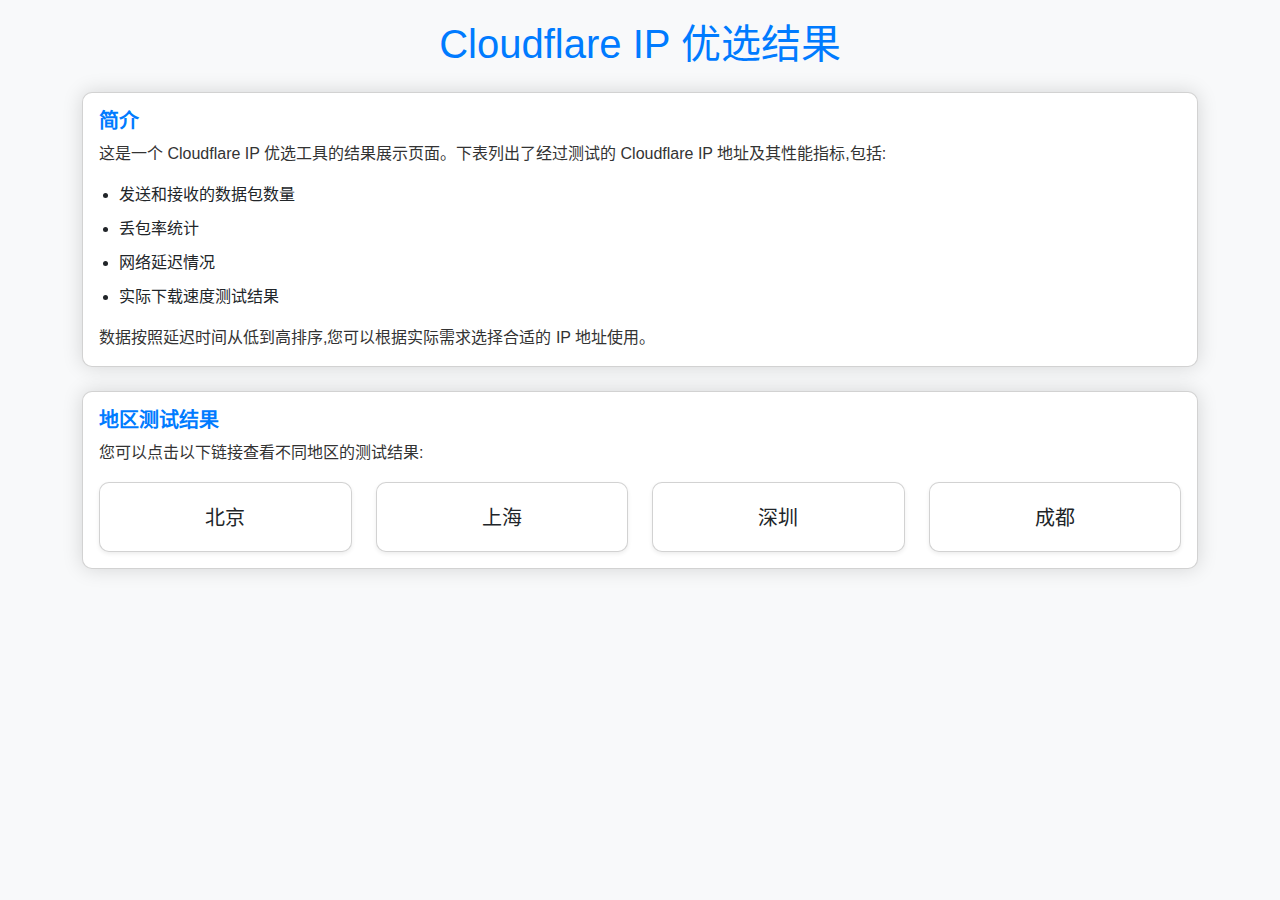
<file: index.html>
<!DOCTYPE html>
<html lang="zh-CN">

<head>
    <meta charset="UTF-8">
    <meta name="viewport" content="width=device-width, initial-scale=1.0">
    <title>Cloudflare IP 优选</title>
    <meta name="description" content="Cloudflare IP 优选工具，提供最佳的 Cloudflare IP 地址选择，提升网络性能。">
    <meta name="keywords" content="Cloudflare, IP 优选, 网络性能, CDN, Cloudflare IP, 最佳 IP, 提升速度">
    <link rel="canonical" href="https://cloudflare-ip.cdtools.click">
    <meta property="og:title" content="Cloudflare IP 优选">
    <meta property="og:description" content="使用 Cloudflare IP 优选工具，找到最佳的 IP 地址，提升您的网络性能。">
    <meta property="og:url" content="https://cloudflare-ip.cdtools.click">
    <meta property="og:type" content="website">
    <meta property="og:image" content="https://cloudflare-ip.cdtools.click/og-image.jpg">
    <meta name="robots" content="index, follow">
    <!-- Bootstrap CSS -->
    <link href="https://cdn.jsdelivr.net/npm/bootstrap@5.1.3/dist/css/bootstrap.min.css" rel="stylesheet">
    <script charset="UTF-8" id="LA_COLLECT" src="//sdk.51.la/js-sdk-pro.min.js"></script>
    <script>
        LA.init({ id: "3KHNju0NS6KdmK8g", ck: "3KHNju0NS6KdmK8g" });
    </script>
    <script async src="https://pagead2.googlesyndication.com/pagead/js/adsbygoogle.js?client=ca-pub-3594081485685271" crossorigin="anonymous"></script>
    <script>
        var _hmt = _hmt || [];
        (function () {
            var hm = document.createElement("script");
            hm.src = "https://hm.baidu.com/hm.js?7fdd626d87b4c2ab5afee04e5fcd0b9d";
            var s = document.getElementsByTagName("script")[0];
            s.parentNode.insertBefore(hm, s);
        })();
    </script>
    <script async src="https://pagead2.googlesyndication.com/pagead/js/adsbygoogle.js?client=ca-pub-3594081485685271" crossorigin="anonymous"></script>

    <style>
        body {
            background-color: #f8f9fa;
            padding: 20px;
            font-family: 'Segoe UI', Tahoma, Geneva, Verdana, sans-serif;
        }

        .card {
            box-shadow: 0 0 20px rgba(0, 0, 0, 0.15);
            border-radius: 10px;
            overflow: hidden;
        }

        .card-title {
            font-weight: bold;
            color: #007bff;
        }

        .card-text {
            line-height: 1.6;
            color: #333;
        }

        ul {
            padding-left: 20px;
        }

        ul li {
            margin-bottom: 10px;
        }

        a {
            color: #007bff;
            text-decoration: none;
        }

        a:hover {
            text-decoration: underline;
        }
    </style>
</head>

<body>
    <div class="container">
        <h1 class="text-center mb-4" style="color: #007bff;">Cloudflare IP 优选结果</h1>
        <div class="card mb-4">
            <div class="card-body">
                <h5 class="card-title">简介</h5>
                <p class="card-text">
                    这是一个 Cloudflare IP 优选工具的结果展示页面。下表列出了经过测试的 Cloudflare IP 地址及其性能指标,包括:
                </p>
                <ul>
                    <li>发送和接收的数据包数量</li>
                    <li>丢包率统计</li>
                    <li>网络延迟情况</li>
                    <li>实际下载速度测试结果</li>
                </ul>
                <p class="card-text">
                    数据按照延迟时间从低到高排序,您可以根据实际需求选择合适的 IP 地址使用。
                </p>

            </div>
        </div>
        <div class="card">
            <div class="card-body">
                <h5 class="card-title">地区测试结果</h5>
                <p class="card-text">
                    您可以点击以下链接查看不同地区的测试结果:
                </p>
                <div class="row g-4">
                    <div class="col-md-3">
                        <div class="card h-100 shadow-sm transition">
                            <div class="card-body text-center">
                                <i class="fas fa-map-marker-alt mb-3" style="font-size: 24px; color: #007bff;"></i>
                                <a href="beijing.html" class="stretched-link h5 mb-0">北京</a>
                            </div>
                        </div>
                    </div>
                    <div class="col-md-3">
                        <div class="card h-100 shadow-sm transition">
                            <div class="card-body text-center">
                                <i class="fas fa-map-marker-alt mb-3" style="font-size: 24px; color: #007bff;"></i>
                                <a href="shanghai.html" class="stretched-link h5 mb-0">上海</a>
                            </div>
                        </div>
                    </div>
                    <div class="col-md-3">
                        <div class="card h-100 shadow-sm transition">
                            <div class="card-body text-center">
                                <i class="fas fa-map-marker-alt mb-3" style="font-size: 24px; color: #007bff;"></i>
                                <a href="shenzhen.html" class="stretched-link h5 mb-0">深圳</a>
                            </div>
                        </div>
                    </div>
                    <div class="col-md-3">
                        <div class="card h-100 shadow-sm transition">
                            <div class="card-body text-center">
                                <i class="fas fa-map-marker-alt mb-3" style="font-size: 24px; color: #007bff;"></i>
                                <a href="chengdu.html" class="stretched-link h5 mb-0">成都</a>
                            </div>
                        </div>
                    </div>
                </div>
            </div>
        </div>
    </div>

</body>

</html>
</file>
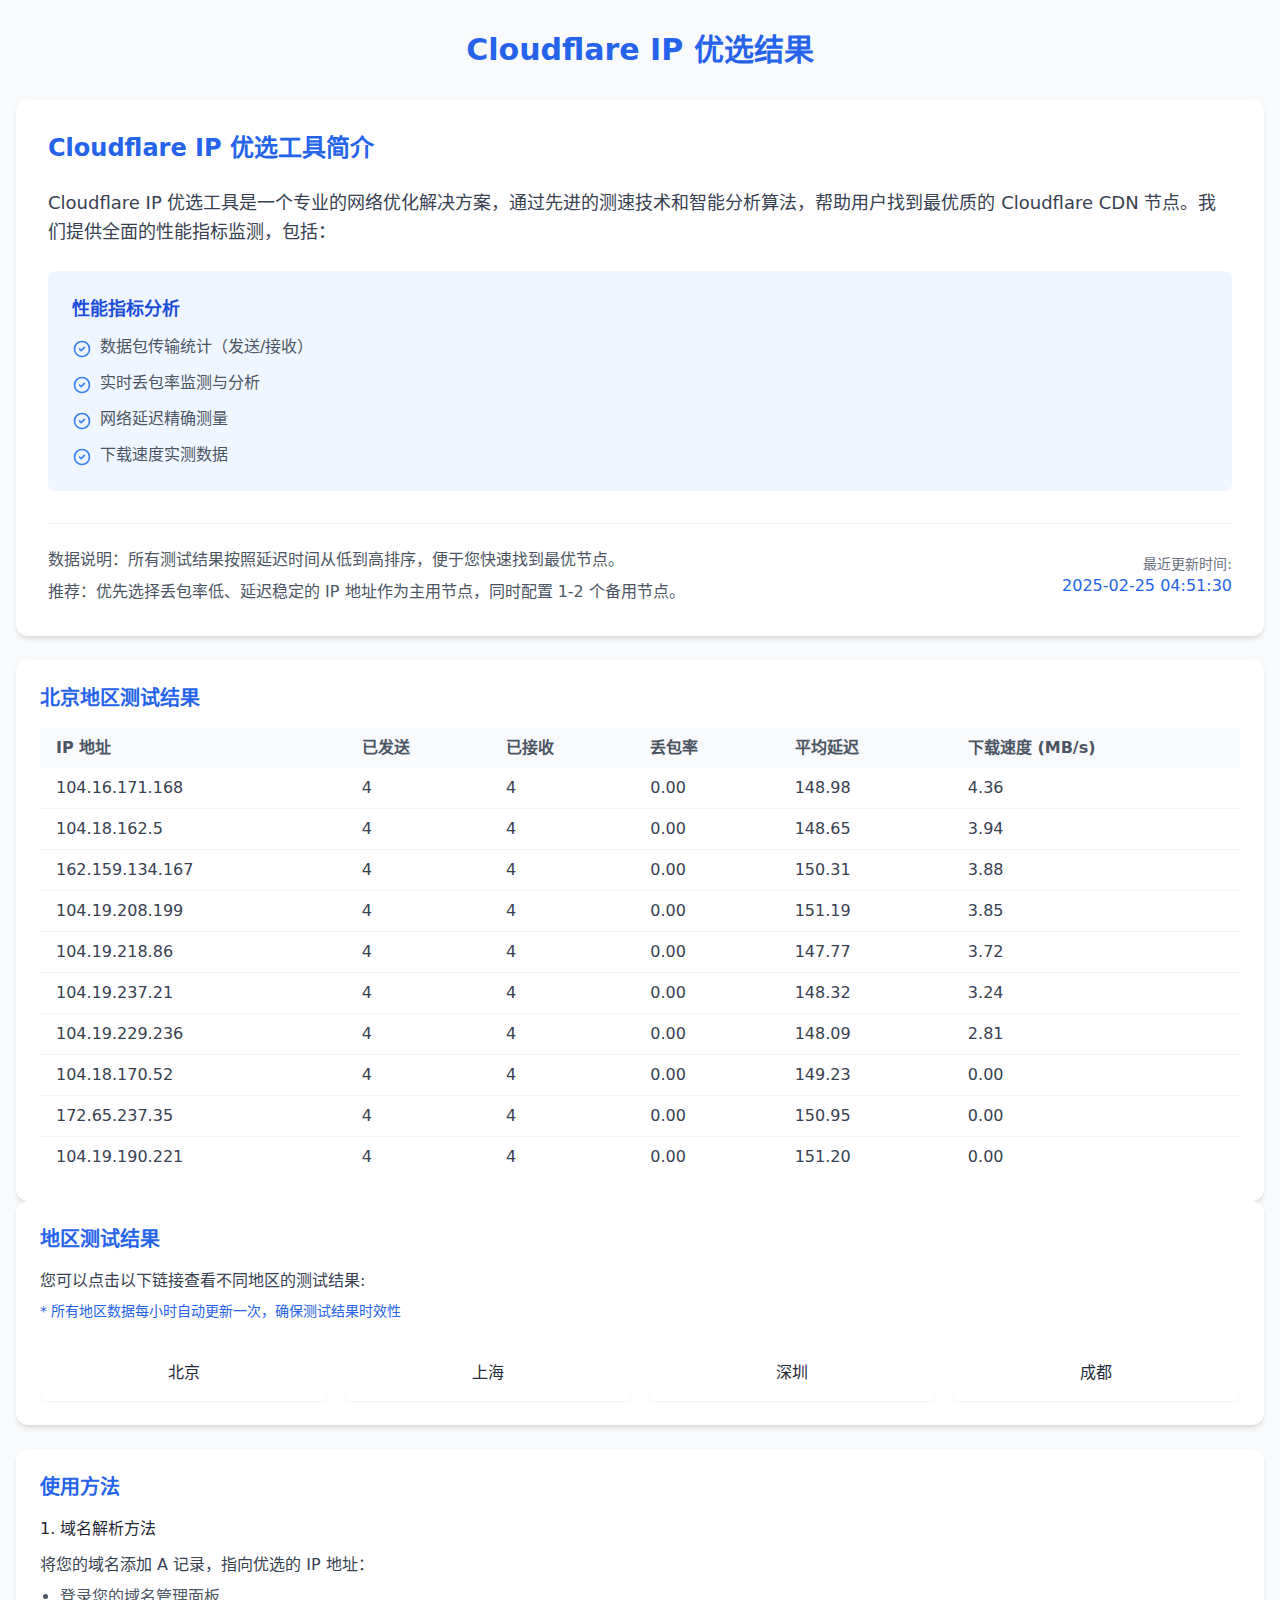
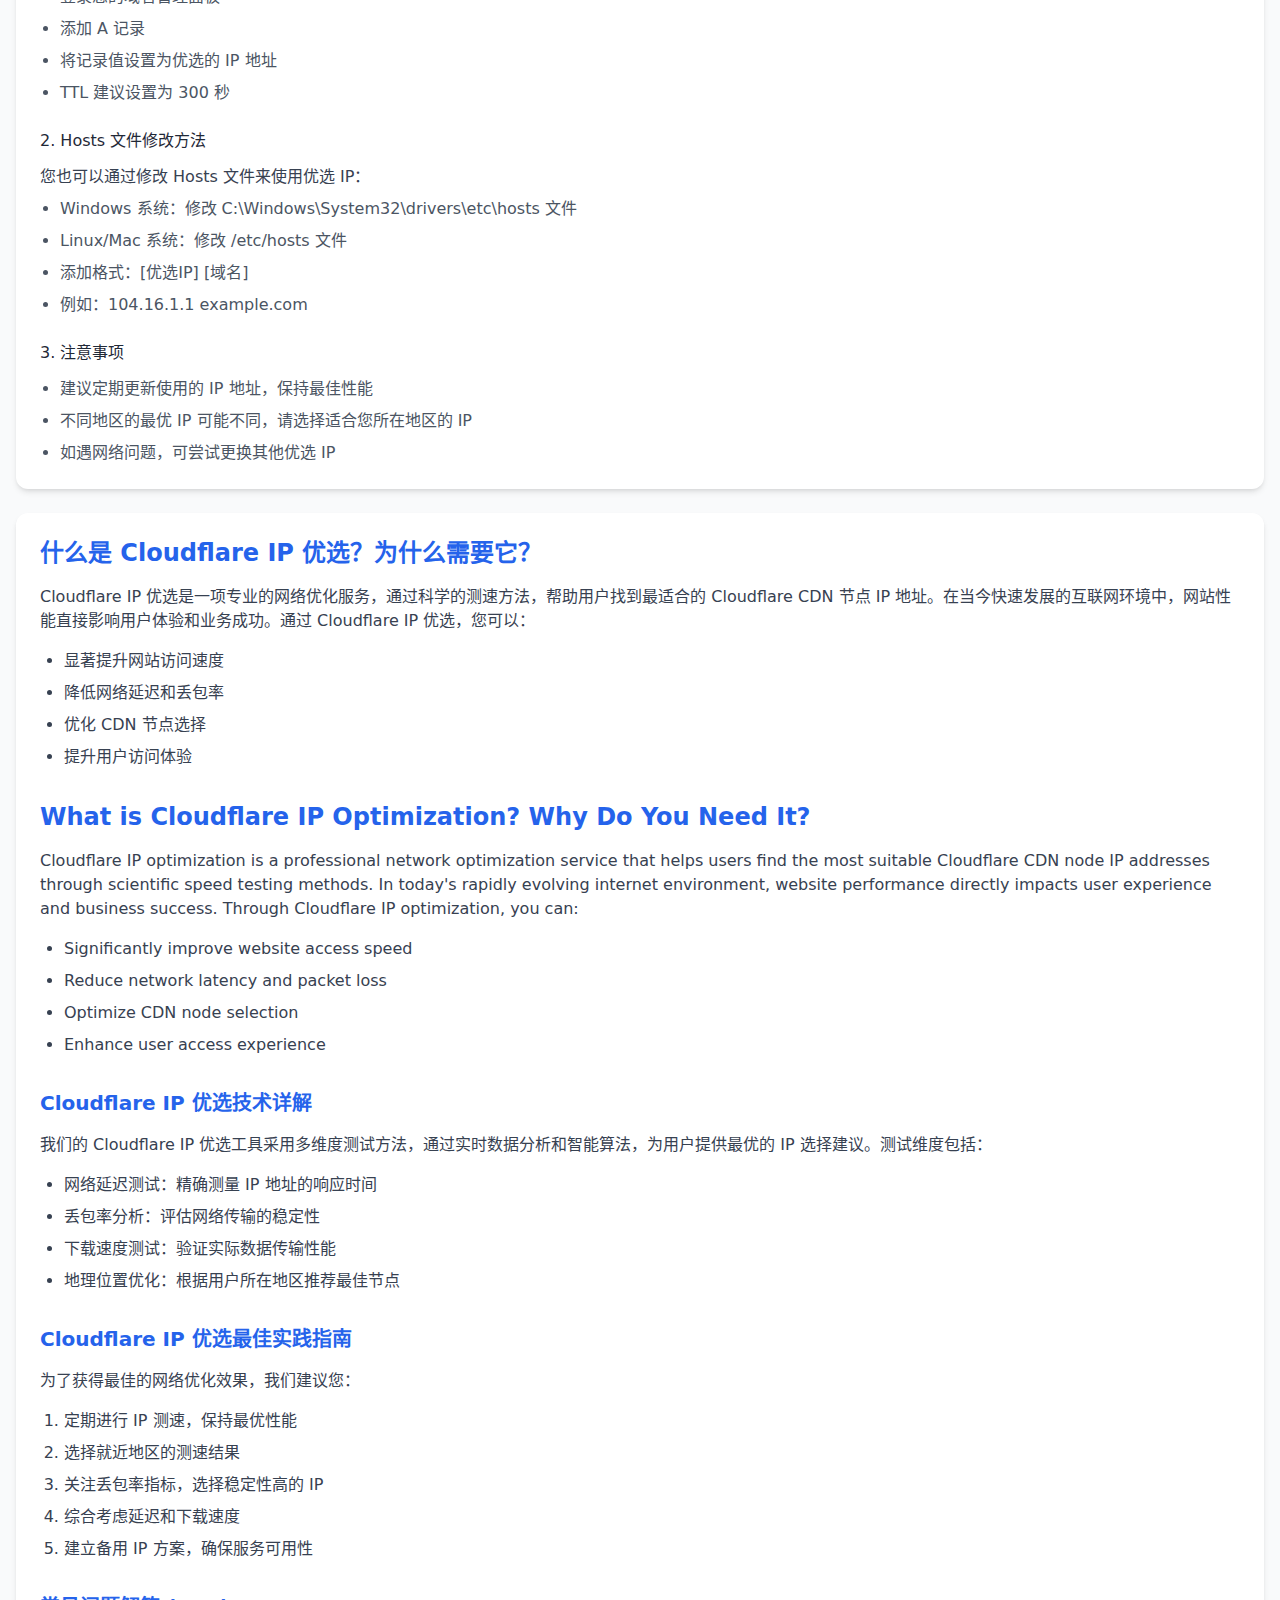
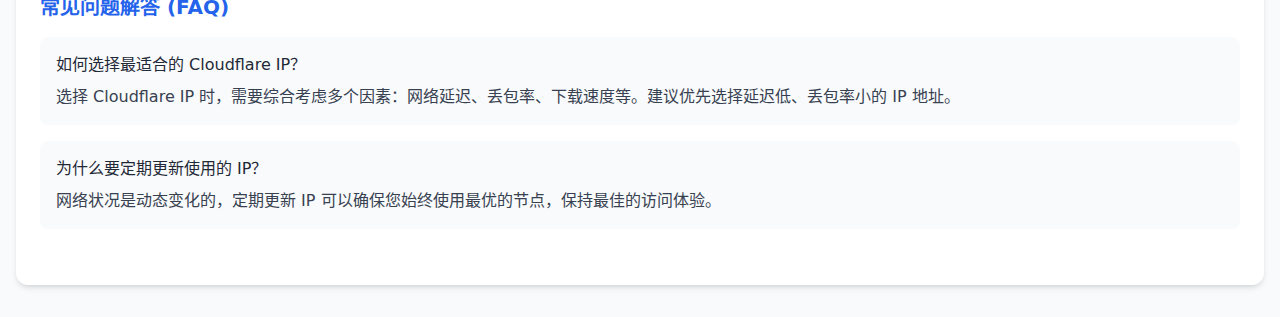
<file: beijing.html>
<!DOCTYPE html>
<html lang="zh-CN">
  <head>
    <meta charset="UTF-8" />
    <meta name="viewport" content="width=device-width, initial-scale=1.0" />
    <title>Cloudflare IP 优选</title>
    <meta name="description" content="Cloudflare IP 优选工具 - 提供全方位的 Cloudflare CDN IP 地址测速与优化服务。支持北京、上海、深圳、成都等多地区 IP 测速，帮助您找到最快的 Cloudflare IP，优化网站访问速度。| Cloudflare IP Optimization Tool - Comprehensive Cloudflare CDN IP address speed testing and optimization service. Supporting multi-regional IP speed testing in Beijing, Shanghai, Shenzhen, Chengdu, etc., helping you find the fastest Cloudflare IPs to optimize website access speed." />
    <meta name="keywords" content="Cloudflare IP优选, Cloudflare优化, CDN加速, IP测速, 网络优化, 丢包率检测, 延迟测试, 下载速度测试, 网站性能优化, Cloudflare节点选择, Cloudflare IP optimization, CDN acceleration, IP speed test, network optimization, packet loss detection, latency test, download speed test, website performance, Cloudflare node selection" />
    <link rel="canonical" href="https://cf-ip.cdtools.click" />
    <meta property="og:title" content="Cloudflare IP 优选工具 - 多地区CDN优化解决方案 | Cloudflare IP Optimization - Multi-Regional CDN Solution" />
    <meta property="og:description" content="专业的 Cloudflare IP 优选工具，提供实时性能监测和优化建议，助力提升您的网站访问速度。Professional Cloudflare IP optimization tool offering real-time performance monitoring and optimization suggestions to boost your website access speed." />
    <meta property="og:url" content="https://cf-ip.cdtools.click" />
    <meta property="og:type" content="website" />
    <meta property="og:image" content="https://cf-ip.cdtools.click/og.png" />
    <meta name="robots" content="index, follow" />

    <link rel="stylesheet" href="windi.css" />

    <!-- 增强的元标签 -->
    <meta name="description" content="Cloudflare IP 优选工具 - 提供全方位的 Cloudflare CDN IP 地址测速与优化服务。支持北京、上海、深圳、成都等多地区 IP 测速，帮助您找到最快的 Cloudflare IP，优化网站访问速度。| Cloudflare IP Optimization Tool - Comprehensive Cloudflare CDN IP address speed testing and optimization service. Supporting multi-regional IP speed testing in Beijing, Shanghai, Shenzhen, Chengdu, etc., helping you find the fastest Cloudflare IPs to optimize website access speed." />
    <meta name="keywords" content="Cloudflare IP优选, Cloudflare优化, CDN加速, IP测速, 网络优化, 丢包率检测, 延迟测试, 下载速度测试, 网站性能优化, Cloudflare节点选择, Cloudflare IP optimization, CDN acceleration, IP speed test, network optimization, packet loss detection, latency test, download speed test, website performance, Cloudflare node selection" />

    <!-- 社交媒体优化标签 -->
    <meta property="og:title" content="Cloudflare IP 优选工具 - 多地区CDN优化解决方案 | Cloudflare IP Optimization - Multi-Regional CDN Solution" />
    <meta property="og:description" content="专业的 Cloudflare IP 优选工具，提供实时性能监测和优化建议，助力提升您的网站访问速度。Professional Cloudflare IP optimization tool offering real-time performance monitoring and optimization suggestions to boost your website access speed." />

    <!-- 结构化数据 -->
    <script type="application/ld+json">
      {
        "@context": "https://schema.org",
        "@type": "WebApplication",
        "name": "Cloudflare IP 优选工具",
        "description": "专业的 Cloudflare IP 地址优选服务，提供多地区测速、性能分析和优化建议",
        "applicationCategory": "网络工具",
        "operatingSystem": "All",
        "offers": {
          "@type": "Offer",
          "price": "0",
          "priceCurrency": "CNY"
        }
      }
    </script>
  </head>

  <body class="bg-gray-50 py-8 font-sans">
    <div class="container mx-auto px-4">
      <h1 class="text-3xl font-bold text-blue-600 text-center mb-8">Cloudflare IP 优选结果</h1>

      <!-- 简介卡片优化 -->
      <div class="bg-white rounded-xl shadow-md mb-6 transition duration-300 hover:shadow-lg">
        <div class="p-8">
          <h2 class="text-2xl font-bold text-blue-600 mb-6">Cloudflare IP 优选工具简介</h2>

          <!-- 核心功能介绍 -->
          <div class="mb-8">
            <p class="text-gray-700 leading-relaxed mb-6 text-lg">Cloudflare IP 优选工具是一个专业的网络优化解决方案，通过先进的测速技术和智能分析算法，帮助用户找到最优质的 Cloudflare CDN 节点。我们提供全面的性能指标监测，包括：</p>
            <div class="bg-blue-50 p-6 rounded-lg">
              <h3 class="text-lg font-semibold text-blue-700 mb-3">性能指标分析</h3>
              <ul class="space-y-3 text-gray-600">
                <li class="flex items-start">
                  <svg class="w-5 h-5 text-blue-500 mr-2 mt-1" fill="none" stroke="currentColor" viewBox="0 0 24 24">
                    <path stroke-linecap="round" stroke-linejoin="round" stroke-width="2" d="M9 12l2 2 4-4m6 2a9 9 0 11-18 0 9 9 0 0118 0z"></path>
                  </svg>
                  <span>数据包传输统计（发送/接收）</span>
                </li>
                <li class="flex items-start">
                  <svg class="w-5 h-5 text-blue-500 mr-2 mt-1" fill="none" stroke="currentColor" viewBox="0 0 24 24">
                    <path stroke-linecap="round" stroke-linejoin="round" stroke-width="2" d="M9 12l2 2 4-4m6 2a9 9 0 11-18 0 9 9 0 0118 0z"></path>
                  </svg>
                  <span>实时丢包率监测与分析</span>
                </li>
                <li class="flex items-start">
                  <svg class="w-5 h-5 text-blue-500 mr-2 mt-1" fill="none" stroke="currentColor" viewBox="0 0 24 24">
                    <path stroke-linecap="round" stroke-linejoin="round" stroke-width="2" d="M9 12l2 2 4-4m6 2a9 9 0 11-18 0 9 9 0 0118 0z"></path>
                  </svg>
                  <span>网络延迟精确测量</span>
                </li>
                <li class="flex items-start">
                  <svg class="w-5 h-5 text-blue-500 mr-2 mt-1" fill="none" stroke="currentColor" viewBox="0 0 24 24">
                    <path stroke-linecap="round" stroke-linejoin="round" stroke-width="2" d="M9 12l2 2 4-4m6 2a9 9 0 11-18 0 9 9 0 0118 0z"></path>
                  </svg>
                  <span>下载速度实测数据</span>
                </li>
              </ul>
            </div>
          </div>

          <!-- 更新时间和数据说明 -->
          <div class="flex justify-between items-center mt-6 pt-6 border-t border-gray-100">
            <div class="text-gray-600">
              <p class="mb-2">数据说明：所有测试结果按照延迟时间从低到高排序，便于您快速找到最优节点。</p>
              <p>推荐：优先选择丢包率低、延迟稳定的 IP 地址作为主用节点，同时配置 1-2 个备用节点。</p>
            </div>
            <div class="text-right">
              <p class="text-sm text-gray-500">最近更新时间:</p>
              <p class="text-blue-600 font-medium" id="lastUpdate">2025-02-25 04:51:30</p>
            </div>
          </div>
        </div>
      </div>

      <!-- IP结果表格卡片 -->
      <div class="bg-white rounded-xl shadow-md">
        <div class="p-6">
          <h5 class="text-xl font-semibold text-blue-600 mb-4">北京地区测试结果</h5>
          <div class="overflow-x-auto">
            <table class="w-full">
              <thead class="bg-gray-50">
                <tr>
                  <th class="px-4 py-2 text-left text-gray-600">IP 地址</th>
                  <th class="px-4 py-2 text-left text-gray-600">已发送</th>
                  <th class="px-4 py-2 text-left text-gray-600">已接收</th>
                  <th class="px-4 py-2 text-left text-gray-600">丢包率</th>
                  <th class="px-4 py-2 text-left text-gray-600">平均延迟</th>
                  <th class="px-4 py-2 text-left text-gray-600">下载速度 (MB/s)</th>
                </tr>
              </thead>
              <tbody class="divide-y divide-gray-100">
                <tr class="hover:bg-gray-50">
                  <td class="px-4 py-2 text-gray-700">104.16.171.168</td>
                  <td class="px-4 py-2 text-gray-700">4</td>
                  <td class="px-4 py-2 text-gray-700">4</td>
                  <td class="px-4 py-2 text-gray-700">0.00</td>
                  <td class="px-4 py-2 text-gray-700">148.98</td>
                  <td class="px-4 py-2 text-gray-700">4.36</td>
                </tr>
                <tr class="hover:bg-gray-50">
                  <td class="px-4 py-2 text-gray-700">104.18.162.5</td>
                  <td class="px-4 py-2 text-gray-700">4</td>
                  <td class="px-4 py-2 text-gray-700">4</td>
                  <td class="px-4 py-2 text-gray-700">0.00</td>
                  <td class="px-4 py-2 text-gray-700">148.65</td>
                  <td class="px-4 py-2 text-gray-700">3.94</td>
                </tr>
                <tr class="hover:bg-gray-50">
                  <td class="px-4 py-2 text-gray-700">162.159.134.167</td>
                  <td class="px-4 py-2 text-gray-700">4</td>
                  <td class="px-4 py-2 text-gray-700">4</td>
                  <td class="px-4 py-2 text-gray-700">0.00</td>
                  <td class="px-4 py-2 text-gray-700">150.31</td>
                  <td class="px-4 py-2 text-gray-700">3.88</td>
                </tr>
                <tr class="hover:bg-gray-50">
                  <td class="px-4 py-2 text-gray-700">104.19.208.199</td>
                  <td class="px-4 py-2 text-gray-700">4</td>
                  <td class="px-4 py-2 text-gray-700">4</td>
                  <td class="px-4 py-2 text-gray-700">0.00</td>
                  <td class="px-4 py-2 text-gray-700">151.19</td>
                  <td class="px-4 py-2 text-gray-700">3.85</td>
                </tr>
                <tr class="hover:bg-gray-50">
                  <td class="px-4 py-2 text-gray-700">104.19.218.86</td>
                  <td class="px-4 py-2 text-gray-700">4</td>
                  <td class="px-4 py-2 text-gray-700">4</td>
                  <td class="px-4 py-2 text-gray-700">0.00</td>
                  <td class="px-4 py-2 text-gray-700">147.77</td>
                  <td class="px-4 py-2 text-gray-700">3.72</td>
                </tr>
                <tr class="hover:bg-gray-50">
                  <td class="px-4 py-2 text-gray-700">104.19.237.21</td>
                  <td class="px-4 py-2 text-gray-700">4</td>
                  <td class="px-4 py-2 text-gray-700">4</td>
                  <td class="px-4 py-2 text-gray-700">0.00</td>
                  <td class="px-4 py-2 text-gray-700">148.32</td>
                  <td class="px-4 py-2 text-gray-700">3.24</td>
                </tr>
                <tr class="hover:bg-gray-50">
                  <td class="px-4 py-2 text-gray-700">104.19.229.236</td>
                  <td class="px-4 py-2 text-gray-700">4</td>
                  <td class="px-4 py-2 text-gray-700">4</td>
                  <td class="px-4 py-2 text-gray-700">0.00</td>
                  <td class="px-4 py-2 text-gray-700">148.09</td>
                  <td class="px-4 py-2 text-gray-700">2.81</td>
                </tr>
                <tr class="hover:bg-gray-50">
                  <td class="px-4 py-2 text-gray-700">104.18.170.52</td>
                  <td class="px-4 py-2 text-gray-700">4</td>
                  <td class="px-4 py-2 text-gray-700">4</td>
                  <td class="px-4 py-2 text-gray-700">0.00</td>
                  <td class="px-4 py-2 text-gray-700">149.23</td>
                  <td class="px-4 py-2 text-gray-700">0.00</td>
                </tr>
                <tr class="hover:bg-gray-50">
                  <td class="px-4 py-2 text-gray-700">172.65.237.35</td>
                  <td class="px-4 py-2 text-gray-700">4</td>
                  <td class="px-4 py-2 text-gray-700">4</td>
                  <td class="px-4 py-2 text-gray-700">0.00</td>
                  <td class="px-4 py-2 text-gray-700">150.95</td>
                  <td class="px-4 py-2 text-gray-700">0.00</td>
                </tr>
                <tr class="hover:bg-gray-50">
                  <td class="px-4 py-2 text-gray-700">104.19.190.221</td>
                  <td class="px-4 py-2 text-gray-700">4</td>
                  <td class="px-4 py-2 text-gray-700">4</td>
                  <td class="px-4 py-2 text-gray-700">0.00</td>
                  <td class="px-4 py-2 text-gray-700">151.20</td>
                  <td class="px-4 py-2 text-gray-700">0.00</td>
                </tr>
              </tbody>
            </table>
          </div>
        </div>
      </div>

      <!-- 地区选择卡片 -->
      <div class="bg-white rounded-xl shadow-md p-6">
        <h5 class="text-xl font-semibold text-blue-600 mb-4">地区测试结果</h5>
        <div class="mb-6">
          <p class="text-gray-700 mb-2">您可以点击以下链接查看不同地区的测试结果:</p>
          <p class="text-sm text-blue-600">* 所有地区数据每小时自动更新一次，确保测试结果时效性</p>
        </div>
        <div class="grid grid-cols-1 md:grid-cols-4 gap-4">
          <div class="group bg-white rounded-lg shadow-sm hover:shadow-md transition duration-300">
            <div class="p-4 text-center relative">
              <i class="fas fa-map-marker-alt text-2xl text-blue-500 mb-3"></i>
              <a href="beijing.html" class="block text-gray-800 font-medium hover:text-blue-600 transition">北京</a>
            </div>
          </div>
          <div class="group bg-white rounded-lg shadow-sm hover:shadow-md transition duration-300">
            <div class="p-4 text-center relative">
              <i class="fas fa-map-marker-alt text-2xl text-blue-500 mb-3"></i>
              <a href="shanghai.html" class="block text-gray-800 font-medium hover:text-blue-600 transition">上海</a>
            </div>
          </div>
          <div class="group bg-white rounded-lg shadow-sm hover:shadow-md transition duration-300">
            <div class="p-4 text-center relative">
              <i class="fas fa-map-marker-alt text-2xl text-blue-500 mb-3"></i>
              <a href="shenzhen.html" class="block text-gray-800 font-medium hover:text-blue-600 transition">深圳</a>
            </div>
          </div>
          <div class="group bg-white rounded-lg shadow-sm hover:shadow-md transition duration-300">
            <div class="p-4 text-center relative">
              <i class="fas fa-map-marker-alt text-2xl text-blue-500 mb-3"></i>
              <a href="chengdu.html" class="block text-gray-800 font-medium hover:text-blue-600 transition">成都</a>
            </div>
          </div>
        </div>
      </div>

      <!-- 使用方法卡片 -->
      <div class="bg-white rounded-xl shadow-md mt-6 p-6">
        <h5 class="text-xl font-semibold text-blue-600 mb-4">使用方法</h5>
        <div class="space-y-6">
          <div>
            <h6 class="font-medium text-gray-800 mb-3">1. 域名解析方法</h6>
            <p class="text-gray-700 mb-2">将您的域名添加 A 记录，指向优选的 IP 地址：</p>
            <ul class="space-y-2 text-gray-600 list-disc pl-5">
              <li>登录您的域名管理面板</li>
              <li>添加 A 记录</li>
              <li>将记录值设置为优选的 IP 地址</li>
              <li>TTL 建议设置为 300 秒</li>
            </ul>
          </div>
          <div>
            <h6 class="font-medium text-gray-800 mb-3">2. Hosts 文件修改方法</h6>
            <p class="text-gray-700 mb-2">您也可以通过修改 Hosts 文件来使用优选 IP：</p>
            <ul class="space-y-2 text-gray-600 list-disc pl-5">
              <li>Windows 系统：修改 C:\Windows\System32\drivers\etc\hosts 文件</li>
              <li>Linux/Mac 系统：修改 /etc/hosts 文件</li>
              <li>添加格式：[优选IP] [域名]</li>
              <li>例如：104.16.1.1 example.com</li>
            </ul>
          </div>
          <div>
            <h6 class="font-medium text-gray-800 mb-3">3. 注意事项</h6>
            <ul class="space-y-2 text-gray-600 list-disc pl-5">
              <li>建议定期更新使用的 IP 地址，保持最佳性能</li>
              <li>不同地区的最优 IP 可能不同，请选择适合您所在地区的 IP</li>
              <li>如遇网络问题，可尝试更换其他优选 IP</li>
            </ul>
          </div>
        </div>
      </div>

      <!-- SEO 优化内容区域 -->
      <div class="bg-white rounded-xl shadow-md mt-6 p-6">
        <div class="mb-8">
          <h2 class="text-2xl font-semibold text-blue-600 mb-4">什么是 Cloudflare IP 优选？为什么需要它？</h2>
          <div class="text-gray-700 space-y-4">
            <p>Cloudflare IP 优选是一项专业的网络优化服务，通过科学的测速方法，帮助用户找到最适合的 Cloudflare CDN 节点 IP 地址。在当今快速发展的互联网环境中，网站性能直接影响用户体验和业务成功。通过 Cloudflare IP 优选，您可以：</p>
            <ul class="list-disc pl-6 space-y-2">
              <li>显著提升网站访问速度</li>
              <li>降低网络延迟和丢包率</li>
              <li>优化 CDN 节点选择</li>
              <li>提升用户访问体验</li>
            </ul>
          </div>
        </div>

        <div class="mb-8">
          <h2 class="text-2xl font-semibold text-blue-600 mb-4">What is Cloudflare IP Optimization? Why Do You Need It?</h2>
          <div class="text-gray-700 space-y-4">
            <p>Cloudflare IP optimization is a professional network optimization service that helps users find the most suitable Cloudflare CDN node IP addresses through scientific speed testing methods. In today's rapidly evolving internet environment, website performance directly impacts user experience and business success. Through Cloudflare IP optimization, you can:</p>
            <ul class="list-disc pl-6 space-y-2">
              <li>Significantly improve website access speed</li>
              <li>Reduce network latency and packet loss</li>
              <li>Optimize CDN node selection</li>
              <li>Enhance user access experience</li>
            </ul>
          </div>
        </div>

        <!-- 技术详解区域 -->
        <div class="mb-8">
          <h3 class="text-xl font-semibold text-blue-600 mb-4">Cloudflare IP 优选技术详解</h3>
          <div class="text-gray-700 space-y-4">
            <p>我们的 Cloudflare IP 优选工具采用多维度测试方法，通过实时数据分析和智能算法，为用户提供最优的 IP 选择建议。测试维度包括：</p>
            <ul class="list-disc pl-6 space-y-2">
              <li>网络延迟测试：精确测量 IP 地址的响应时间</li>
              <li>丢包率分析：评估网络传输的稳定性</li>
              <li>下载速度测试：验证实际数据传输性能</li>
              <li>地理位置优化：根据用户所在地区推荐最佳节点</li>
            </ul>
          </div>
        </div>

        <!-- 最佳实践指南 -->
        <div class="mb-8">
          <h3 class="text-xl font-semibold text-blue-600 mb-4">Cloudflare IP 优选最佳实践指南</h3>
          <div class="text-gray-700 space-y-4">
            <p>为了获得最佳的网络优化效果，我们建议您：</p>
            <ol class="list-decimal pl-6 space-y-2">
              <li>定期进行 IP 测速，保持最优性能</li>
              <li>选择就近地区的测速结果</li>
              <li>关注丢包率指标，选择稳定性高的 IP</li>
              <li>综合考虑延迟和下载速度</li>
              <li>建立备用 IP 方案，确保服务可用性</li>
            </ol>
          </div>
        </div>

        <!-- 常见问题解答 -->
        <div class="mb-8">
          <h3 class="text-xl font-semibold text-blue-600 mb-4">常见问题解答 (FAQ)</h3>
          <div class="space-y-4">
            <div class="bg-gray-50 p-4 rounded-lg">
              <h4 class="font-medium text-gray-800 mb-2">如何选择最适合的 Cloudflare IP？</h4>
              <p class="text-gray-700">选择 Cloudflare IP 时，需要综合考虑多个因素：网络延迟、丢包率、下载速度等。建议优先选择延迟低、丢包率小的 IP 地址。</p>
            </div>
            <div class="bg-gray-50 p-4 rounded-lg">
              <h4 class="font-medium text-gray-800 mb-2">为什么要定期更新使用的 IP？</h4>
              <p class="text-gray-700">网络状况是动态变化的，定期更新 IP 可以确保您始终使用最优的节点，保持最佳的访问体验。</p>
            </div>
          </div>
        </div>
      </div>
    </div>
    <script src="https://link.cdtools.click/link.js"></script>
  </body>
</html>
</file>
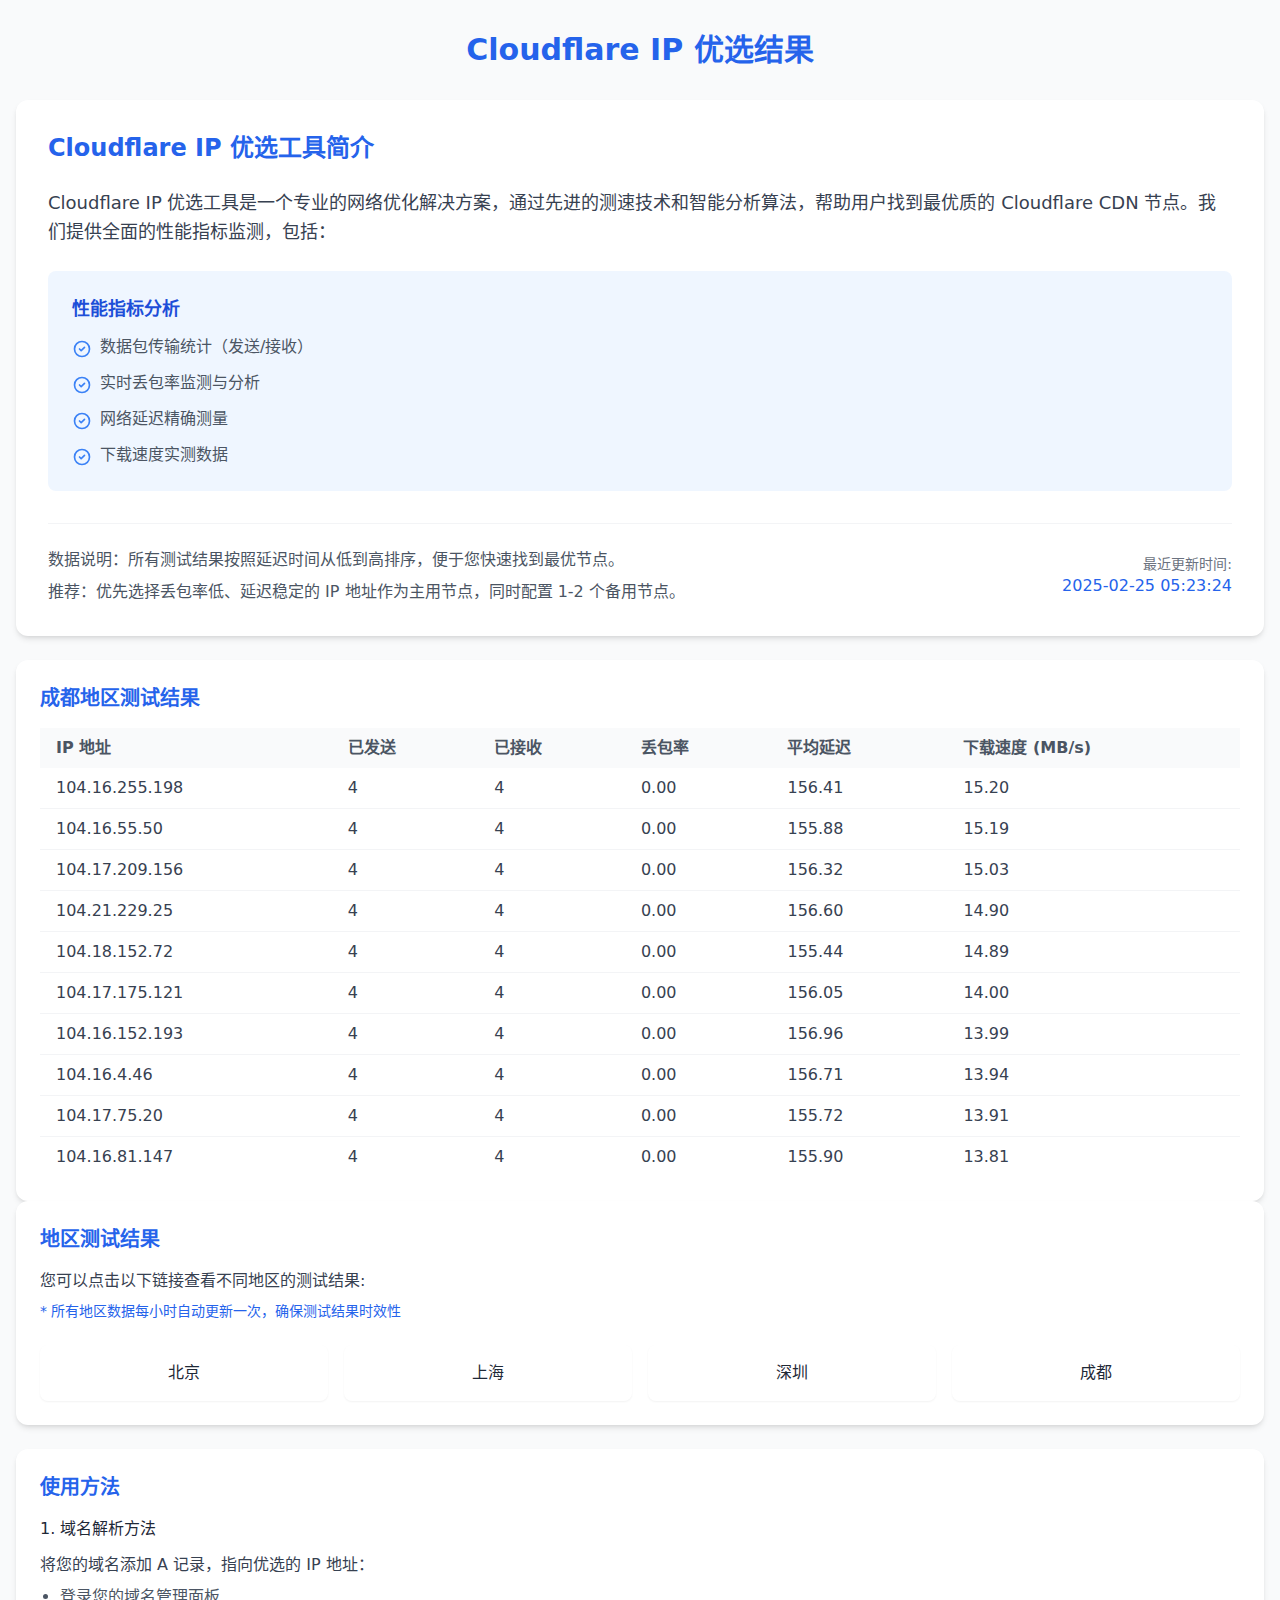
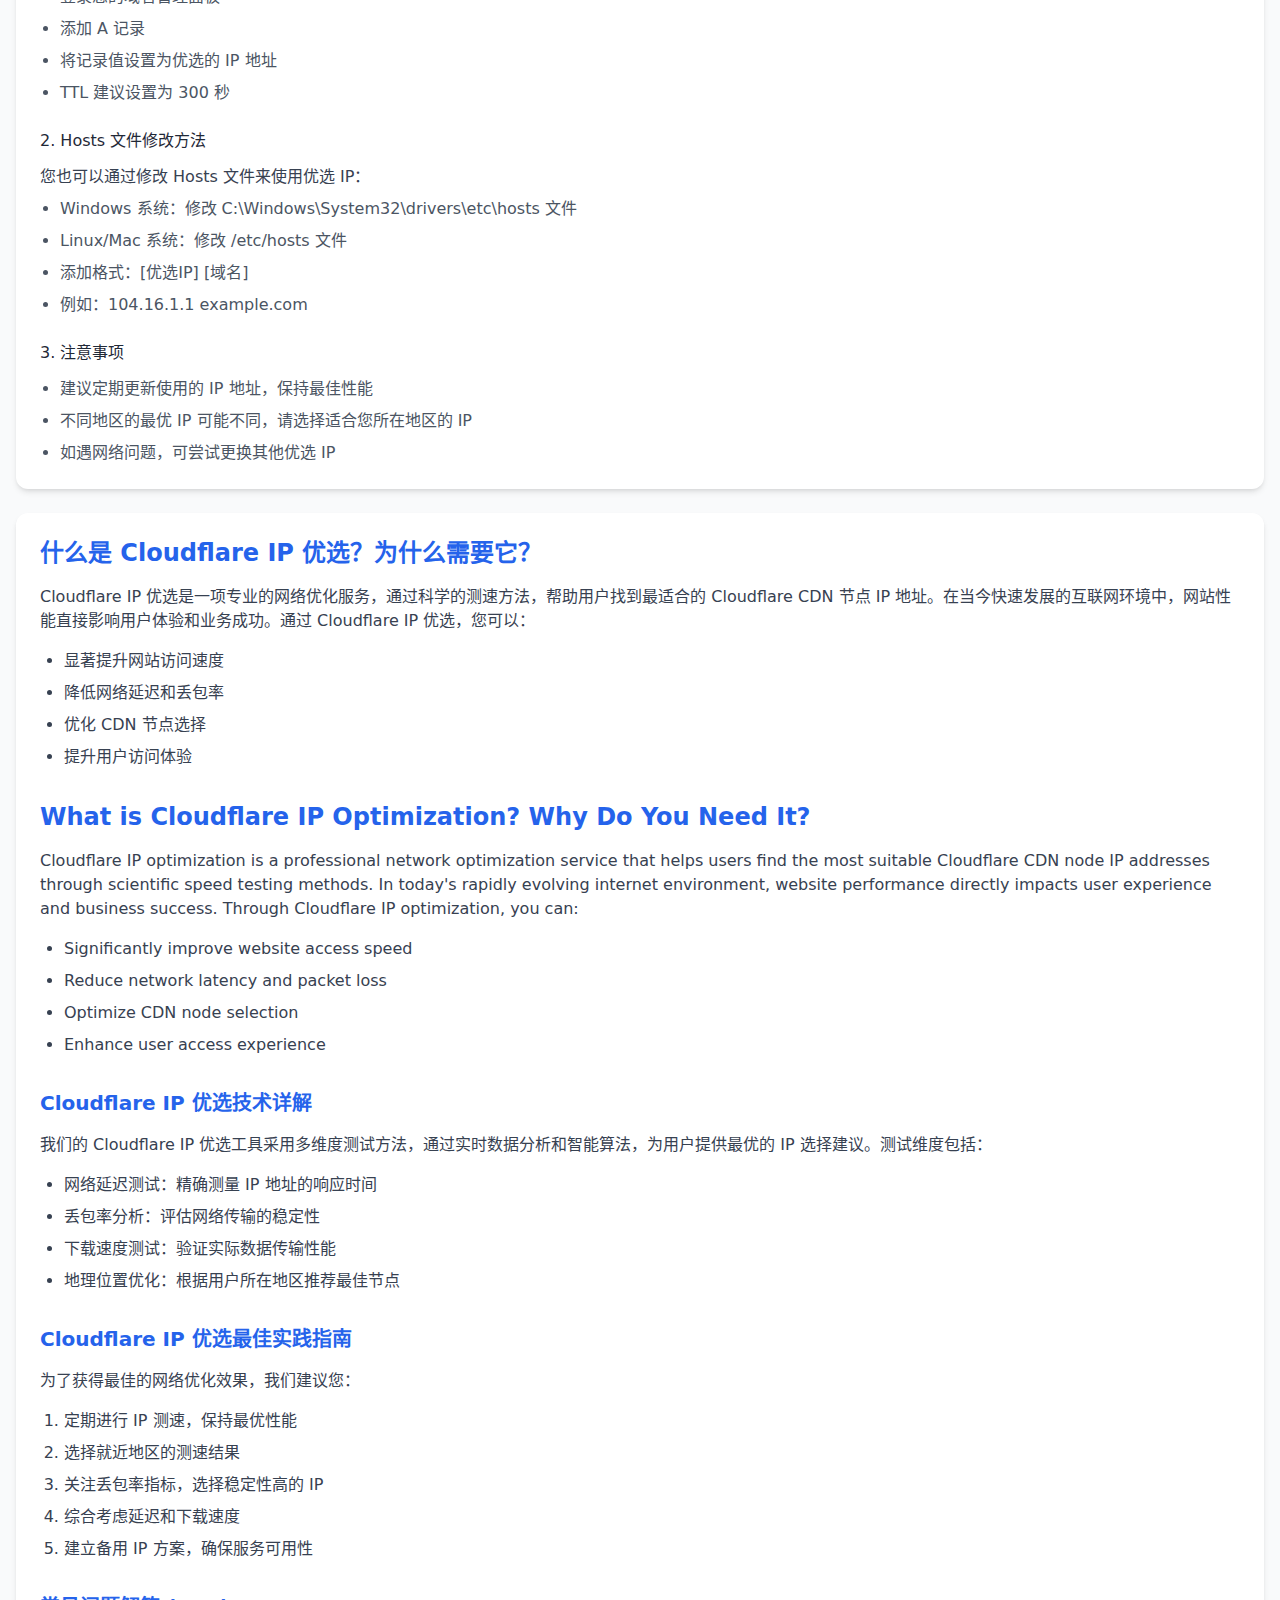
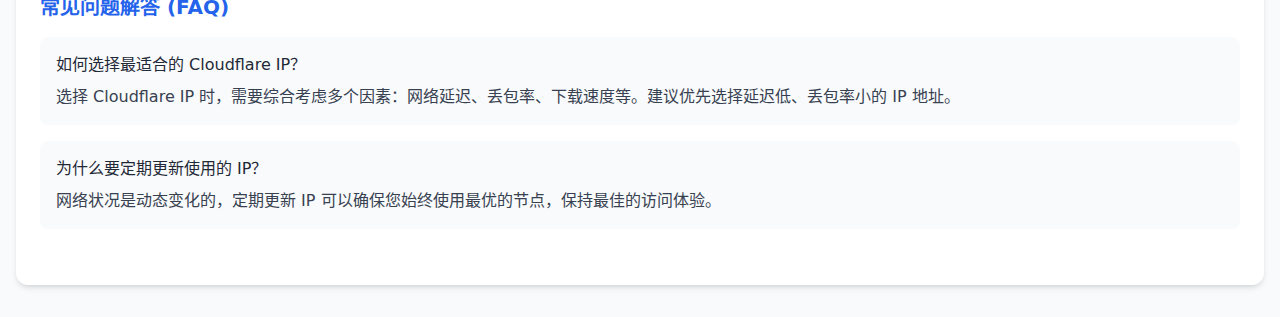
<file: chengdu.html>
<!DOCTYPE html>
<html lang="zh-CN">
  <head>
    <meta charset="UTF-8" />
    <meta name="viewport" content="width=device-width, initial-scale=1.0" />
    <title>Cloudflare IP 优选</title>
    <meta name="description" content="Cloudflare IP 优选工具 - 提供全方位的 Cloudflare CDN IP 地址测速与优化服务。支持北京、上海、深圳、成都等多地区 IP 测速，帮助您找到最快的 Cloudflare IP，优化网站访问速度。| Cloudflare IP Optimization Tool - Comprehensive Cloudflare CDN IP address speed testing and optimization service. Supporting multi-regional IP speed testing in Beijing, Shanghai, Shenzhen, Chengdu, etc., helping you find the fastest Cloudflare IPs to optimize website access speed." />
    <meta name="keywords" content="Cloudflare IP优选, Cloudflare优化, CDN加速, IP测速, 网络优化, 丢包率检测, 延迟测试, 下载速度测试, 网站性能优化, Cloudflare节点选择, Cloudflare IP optimization, CDN acceleration, IP speed test, network optimization, packet loss detection, latency test, download speed test, website performance, Cloudflare node selection" />
    <link rel="canonical" href="https://cf-ip.cdtools.click" />
    <meta property="og:title" content="Cloudflare IP 优选工具 - 多地区CDN优化解决方案 | Cloudflare IP Optimization - Multi-Regional CDN Solution" />
    <meta property="og:description" content="专业的 Cloudflare IP 优选工具，提供实时性能监测和优化建议，助力提升您的网站访问速度。Professional Cloudflare IP optimization tool offering real-time performance monitoring and optimization suggestions to boost your website access speed." />
    <meta property="og:url" content="https://cf-ip.cdtools.click" />
    <meta property="og:type" content="website" />
    <meta property="og:image" content="https://cf-ip.cdtools.click/og.png" />
    <meta name="robots" content="index, follow" />

    <link rel="stylesheet" href="windi.css" />

    <!-- 增强的元标签 -->
    <meta name="description" content="Cloudflare IP 优选工具 - 提供全方位的 Cloudflare CDN IP 地址测速与优化服务。支持北京、上海、深圳、成都等多地区 IP 测速，帮助您找到最快的 Cloudflare IP，优化网站访问速度。| Cloudflare IP Optimization Tool - Comprehensive Cloudflare CDN IP address speed testing and optimization service. Supporting multi-regional IP speed testing in Beijing, Shanghai, Shenzhen, Chengdu, etc., helping you find the fastest Cloudflare IPs to optimize website access speed." />
    <meta name="keywords" content="Cloudflare IP优选, Cloudflare优化, CDN加速, IP测速, 网络优化, 丢包率检测, 延迟测试, 下载速度测试, 网站性能优化, Cloudflare节点选择, Cloudflare IP optimization, CDN acceleration, IP speed test, network optimization, packet loss detection, latency test, download speed test, website performance, Cloudflare node selection" />

    <!-- 社交媒体优化标签 -->
    <meta property="og:title" content="Cloudflare IP 优选工具 - 多地区CDN优化解决方案 | Cloudflare IP Optimization - Multi-Regional CDN Solution" />
    <meta property="og:description" content="专业的 Cloudflare IP 优选工具，提供实时性能监测和优化建议，助力提升您的网站访问速度。Professional Cloudflare IP optimization tool offering real-time performance monitoring and optimization suggestions to boost your website access speed." />

    <!-- 结构化数据 -->
    <script type="application/ld+json">
      {
        "@context": "https://schema.org",
        "@type": "WebApplication",
        "name": "Cloudflare IP 优选工具",
        "description": "专业的 Cloudflare IP 地址优选服务，提供多地区测速、性能分析和优化建议",
        "applicationCategory": "网络工具",
        "operatingSystem": "All",
        "offers": {
          "@type": "Offer",
          "price": "0",
          "priceCurrency": "CNY"
        }
      }
    </script>
  </head>

  <body class="bg-gray-50 py-8 font-sans">
    <div class="container mx-auto px-4">
      <h1 class="text-3xl font-bold text-blue-600 text-center mb-8">Cloudflare IP 优选结果</h1>

      <!-- 简介卡片优化 -->
      <div class="bg-white rounded-xl shadow-md mb-6 transition duration-300 hover:shadow-lg">
        <div class="p-8">
          <h2 class="text-2xl font-bold text-blue-600 mb-6">Cloudflare IP 优选工具简介</h2>

          <!-- 核心功能介绍 -->
          <div class="mb-8">
            <p class="text-gray-700 leading-relaxed mb-6 text-lg">Cloudflare IP 优选工具是一个专业的网络优化解决方案，通过先进的测速技术和智能分析算法，帮助用户找到最优质的 Cloudflare CDN 节点。我们提供全面的性能指标监测，包括：</p>
            <div class="bg-blue-50 p-6 rounded-lg">
              <h3 class="text-lg font-semibold text-blue-700 mb-3">性能指标分析</h3>
              <ul class="space-y-3 text-gray-600">
                <li class="flex items-start">
                  <svg class="w-5 h-5 text-blue-500 mr-2 mt-1" fill="none" stroke="currentColor" viewBox="0 0 24 24">
                    <path stroke-linecap="round" stroke-linejoin="round" stroke-width="2" d="M9 12l2 2 4-4m6 2a9 9 0 11-18 0 9 9 0 0118 0z"></path>
                  </svg>
                  <span>数据包传输统计（发送/接收）</span>
                </li>
                <li class="flex items-start">
                  <svg class="w-5 h-5 text-blue-500 mr-2 mt-1" fill="none" stroke="currentColor" viewBox="0 0 24 24">
                    <path stroke-linecap="round" stroke-linejoin="round" stroke-width="2" d="M9 12l2 2 4-4m6 2a9 9 0 11-18 0 9 9 0 0118 0z"></path>
                  </svg>
                  <span>实时丢包率监测与分析</span>
                </li>
                <li class="flex items-start">
                  <svg class="w-5 h-5 text-blue-500 mr-2 mt-1" fill="none" stroke="currentColor" viewBox="0 0 24 24">
                    <path stroke-linecap="round" stroke-linejoin="round" stroke-width="2" d="M9 12l2 2 4-4m6 2a9 9 0 11-18 0 9 9 0 0118 0z"></path>
                  </svg>
                  <span>网络延迟精确测量</span>
                </li>
                <li class="flex items-start">
                  <svg class="w-5 h-5 text-blue-500 mr-2 mt-1" fill="none" stroke="currentColor" viewBox="0 0 24 24">
                    <path stroke-linecap="round" stroke-linejoin="round" stroke-width="2" d="M9 12l2 2 4-4m6 2a9 9 0 11-18 0 9 9 0 0118 0z"></path>
                  </svg>
                  <span>下载速度实测数据</span>
                </li>
              </ul>
            </div>
          </div>

          <!-- 更新时间和数据说明 -->
          <div class="flex justify-between items-center mt-6 pt-6 border-t border-gray-100">
            <div class="text-gray-600">
              <p class="mb-2">数据说明：所有测试结果按照延迟时间从低到高排序，便于您快速找到最优节点。</p>
              <p>推荐：优先选择丢包率低、延迟稳定的 IP 地址作为主用节点，同时配置 1-2 个备用节点。</p>
            </div>
            <div class="text-right">
              <p class="text-sm text-gray-500">最近更新时间:</p>
              <p class="text-blue-600 font-medium" id="lastUpdate">2025-02-25 05:23:24</p>
            </div>
          </div>
        </div>
      </div>

      <!-- IP结果表格卡片 -->
      <div class="bg-white rounded-xl shadow-md">
        <div class="p-6">
          <h5 class="text-xl font-semibold text-blue-600 mb-4">成都地区测试结果</h5>
          <div class="overflow-x-auto">
            <table class="w-full">
              <thead class="bg-gray-50">
                <tr>
                  <th class="px-4 py-2 text-left text-gray-600">IP 地址</th>
                  <th class="px-4 py-2 text-left text-gray-600">已发送</th>
                  <th class="px-4 py-2 text-left text-gray-600">已接收</th>
                  <th class="px-4 py-2 text-left text-gray-600">丢包率</th>
                  <th class="px-4 py-2 text-left text-gray-600">平均延迟</th>
                  <th class="px-4 py-2 text-left text-gray-600">下载速度 (MB/s)</th>
                </tr>
              </thead>
              <tbody class="divide-y divide-gray-100">
                <tr class="hover:bg-gray-50">
                  <td class="px-4 py-2 text-gray-700">104.16.255.198</td>
                  <td class="px-4 py-2 text-gray-700">4</td>
                  <td class="px-4 py-2 text-gray-700">4</td>
                  <td class="px-4 py-2 text-gray-700">0.00</td>
                  <td class="px-4 py-2 text-gray-700">156.41</td>
                  <td class="px-4 py-2 text-gray-700">15.20</td>
                </tr>
                <tr class="hover:bg-gray-50">
                  <td class="px-4 py-2 text-gray-700">104.16.55.50</td>
                  <td class="px-4 py-2 text-gray-700">4</td>
                  <td class="px-4 py-2 text-gray-700">4</td>
                  <td class="px-4 py-2 text-gray-700">0.00</td>
                  <td class="px-4 py-2 text-gray-700">155.88</td>
                  <td class="px-4 py-2 text-gray-700">15.19</td>
                </tr>
                <tr class="hover:bg-gray-50">
                  <td class="px-4 py-2 text-gray-700">104.17.209.156</td>
                  <td class="px-4 py-2 text-gray-700">4</td>
                  <td class="px-4 py-2 text-gray-700">4</td>
                  <td class="px-4 py-2 text-gray-700">0.00</td>
                  <td class="px-4 py-2 text-gray-700">156.32</td>
                  <td class="px-4 py-2 text-gray-700">15.03</td>
                </tr>
                <tr class="hover:bg-gray-50">
                  <td class="px-4 py-2 text-gray-700">104.21.229.25</td>
                  <td class="px-4 py-2 text-gray-700">4</td>
                  <td class="px-4 py-2 text-gray-700">4</td>
                  <td class="px-4 py-2 text-gray-700">0.00</td>
                  <td class="px-4 py-2 text-gray-700">156.60</td>
                  <td class="px-4 py-2 text-gray-700">14.90</td>
                </tr>
                <tr class="hover:bg-gray-50">
                  <td class="px-4 py-2 text-gray-700">104.18.152.72</td>
                  <td class="px-4 py-2 text-gray-700">4</td>
                  <td class="px-4 py-2 text-gray-700">4</td>
                  <td class="px-4 py-2 text-gray-700">0.00</td>
                  <td class="px-4 py-2 text-gray-700">155.44</td>
                  <td class="px-4 py-2 text-gray-700">14.89</td>
                </tr>
                <tr class="hover:bg-gray-50">
                  <td class="px-4 py-2 text-gray-700">104.17.175.121</td>
                  <td class="px-4 py-2 text-gray-700">4</td>
                  <td class="px-4 py-2 text-gray-700">4</td>
                  <td class="px-4 py-2 text-gray-700">0.00</td>
                  <td class="px-4 py-2 text-gray-700">156.05</td>
                  <td class="px-4 py-2 text-gray-700">14.00</td>
                </tr>
                <tr class="hover:bg-gray-50">
                  <td class="px-4 py-2 text-gray-700">104.16.152.193</td>
                  <td class="px-4 py-2 text-gray-700">4</td>
                  <td class="px-4 py-2 text-gray-700">4</td>
                  <td class="px-4 py-2 text-gray-700">0.00</td>
                  <td class="px-4 py-2 text-gray-700">156.96</td>
                  <td class="px-4 py-2 text-gray-700">13.99</td>
                </tr>
                <tr class="hover:bg-gray-50">
                  <td class="px-4 py-2 text-gray-700">104.16.4.46</td>
                  <td class="px-4 py-2 text-gray-700">4</td>
                  <td class="px-4 py-2 text-gray-700">4</td>
                  <td class="px-4 py-2 text-gray-700">0.00</td>
                  <td class="px-4 py-2 text-gray-700">156.71</td>
                  <td class="px-4 py-2 text-gray-700">13.94</td>
                </tr>
                <tr class="hover:bg-gray-50">
                  <td class="px-4 py-2 text-gray-700">104.17.75.20</td>
                  <td class="px-4 py-2 text-gray-700">4</td>
                  <td class="px-4 py-2 text-gray-700">4</td>
                  <td class="px-4 py-2 text-gray-700">0.00</td>
                  <td class="px-4 py-2 text-gray-700">155.72</td>
                  <td class="px-4 py-2 text-gray-700">13.91</td>
                </tr>
                <tr class="hover:bg-gray-50">
                  <td class="px-4 py-2 text-gray-700">104.16.81.147</td>
                  <td class="px-4 py-2 text-gray-700">4</td>
                  <td class="px-4 py-2 text-gray-700">4</td>
                  <td class="px-4 py-2 text-gray-700">0.00</td>
                  <td class="px-4 py-2 text-gray-700">155.90</td>
                  <td class="px-4 py-2 text-gray-700">13.81</td>
                </tr>
              </tbody>
            </table>
          </div>
        </div>
      </div>

      <!-- 地区选择卡片 -->
      <div class="bg-white rounded-xl shadow-md p-6">
        <h5 class="text-xl font-semibold text-blue-600 mb-4">地区测试结果</h5>
        <div class="mb-6">
          <p class="text-gray-700 mb-2">您可以点击以下链接查看不同地区的测试结果:</p>
          <p class="text-sm text-blue-600">* 所有地区数据每小时自动更新一次，确保测试结果时效性</p>
        </div>
        <div class="grid grid-cols-1 md:grid-cols-4 gap-4">
          <div class="group bg-white rounded-lg shadow-sm hover:shadow-md transition duration-300">
            <div class="p-4 text-center relative">
              <i class="fas fa-map-marker-alt text-2xl text-blue-500 mb-3"></i>
              <a href="beijing.html" class="block text-gray-800 font-medium hover:text-blue-600 transition">北京</a>
            </div>
          </div>
          <div class="group bg-white rounded-lg shadow-sm hover:shadow-md transition duration-300">
            <div class="p-4 text-center relative">
              <i class="fas fa-map-marker-alt text-2xl text-blue-500 mb-3"></i>
              <a href="shanghai.html" class="block text-gray-800 font-medium hover:text-blue-600 transition">上海</a>
            </div>
          </div>
          <div class="group bg-white rounded-lg shadow-sm hover:shadow-md transition duration-300">
            <div class="p-4 text-center relative">
              <i class="fas fa-map-marker-alt text-2xl text-blue-500 mb-3"></i>
              <a href="shenzhen.html" class="block text-gray-800 font-medium hover:text-blue-600 transition">深圳</a>
            </div>
          </div>
          <div class="group bg-white rounded-lg shadow-sm hover:shadow-md transition duration-300">
            <div class="p-4 text-center relative">
              <i class="fas fa-map-marker-alt text-2xl text-blue-500 mb-3"></i>
              <a href="chengdu.html" class="block text-gray-800 font-medium hover:text-blue-600 transition">成都</a>
            </div>
          </div>
        </div>
      </div>

      <!-- 使用方法卡片 -->
      <div class="bg-white rounded-xl shadow-md mt-6 p-6">
        <h5 class="text-xl font-semibold text-blue-600 mb-4">使用方法</h5>
        <div class="space-y-6">
          <div>
            <h6 class="font-medium text-gray-800 mb-3">1. 域名解析方法</h6>
            <p class="text-gray-700 mb-2">将您的域名添加 A 记录，指向优选的 IP 地址：</p>
            <ul class="space-y-2 text-gray-600 list-disc pl-5">
              <li>登录您的域名管理面板</li>
              <li>添加 A 记录</li>
              <li>将记录值设置为优选的 IP 地址</li>
              <li>TTL 建议设置为 300 秒</li>
            </ul>
          </div>
          <div>
            <h6 class="font-medium text-gray-800 mb-3">2. Hosts 文件修改方法</h6>
            <p class="text-gray-700 mb-2">您也可以通过修改 Hosts 文件来使用优选 IP：</p>
            <ul class="space-y-2 text-gray-600 list-disc pl-5">
              <li>Windows 系统：修改 C:\Windows\System32\drivers\etc\hosts 文件</li>
              <li>Linux/Mac 系统：修改 /etc/hosts 文件</li>
              <li>添加格式：[优选IP] [域名]</li>
              <li>例如：104.16.1.1 example.com</li>
            </ul>
          </div>
          <div>
            <h6 class="font-medium text-gray-800 mb-3">3. 注意事项</h6>
            <ul class="space-y-2 text-gray-600 list-disc pl-5">
              <li>建议定期更新使用的 IP 地址，保持最佳性能</li>
              <li>不同地区的最优 IP 可能不同，请选择适合您所在地区的 IP</li>
              <li>如遇网络问题，可尝试更换其他优选 IP</li>
            </ul>
          </div>
        </div>
      </div>

      <!-- SEO 优化内容区域 -->
      <div class="bg-white rounded-xl shadow-md mt-6 p-6">
        <div class="mb-8">
          <h2 class="text-2xl font-semibold text-blue-600 mb-4">什么是 Cloudflare IP 优选？为什么需要它？</h2>
          <div class="text-gray-700 space-y-4">
            <p>Cloudflare IP 优选是一项专业的网络优化服务，通过科学的测速方法，帮助用户找到最适合的 Cloudflare CDN 节点 IP 地址。在当今快速发展的互联网环境中，网站性能直接影响用户体验和业务成功。通过 Cloudflare IP 优选，您可以：</p>
            <ul class="list-disc pl-6 space-y-2">
              <li>显著提升网站访问速度</li>
              <li>降低网络延迟和丢包率</li>
              <li>优化 CDN 节点选择</li>
              <li>提升用户访问体验</li>
            </ul>
          </div>
        </div>

        <div class="mb-8">
          <h2 class="text-2xl font-semibold text-blue-600 mb-4">What is Cloudflare IP Optimization? Why Do You Need It?</h2>
          <div class="text-gray-700 space-y-4">
            <p>Cloudflare IP optimization is a professional network optimization service that helps users find the most suitable Cloudflare CDN node IP addresses through scientific speed testing methods. In today's rapidly evolving internet environment, website performance directly impacts user experience and business success. Through Cloudflare IP optimization, you can:</p>
            <ul class="list-disc pl-6 space-y-2">
              <li>Significantly improve website access speed</li>
              <li>Reduce network latency and packet loss</li>
              <li>Optimize CDN node selection</li>
              <li>Enhance user access experience</li>
            </ul>
          </div>
        </div>

        <!-- 技术详解区域 -->
        <div class="mb-8">
          <h3 class="text-xl font-semibold text-blue-600 mb-4">Cloudflare IP 优选技术详解</h3>
          <div class="text-gray-700 space-y-4">
            <p>我们的 Cloudflare IP 优选工具采用多维度测试方法，通过实时数据分析和智能算法，为用户提供最优的 IP 选择建议。测试维度包括：</p>
            <ul class="list-disc pl-6 space-y-2">
              <li>网络延迟测试：精确测量 IP 地址的响应时间</li>
              <li>丢包率分析：评估网络传输的稳定性</li>
              <li>下载速度测试：验证实际数据传输性能</li>
              <li>地理位置优化：根据用户所在地区推荐最佳节点</li>
            </ul>
          </div>
        </div>

        <!-- 最佳实践指南 -->
        <div class="mb-8">
          <h3 class="text-xl font-semibold text-blue-600 mb-4">Cloudflare IP 优选最佳实践指南</h3>
          <div class="text-gray-700 space-y-4">
            <p>为了获得最佳的网络优化效果，我们建议您：</p>
            <ol class="list-decimal pl-6 space-y-2">
              <li>定期进行 IP 测速，保持最优性能</li>
              <li>选择就近地区的测速结果</li>
              <li>关注丢包率指标，选择稳定性高的 IP</li>
              <li>综合考虑延迟和下载速度</li>
              <li>建立备用 IP 方案，确保服务可用性</li>
            </ol>
          </div>
        </div>

        <!-- 常见问题解答 -->
        <div class="mb-8">
          <h3 class="text-xl font-semibold text-blue-600 mb-4">常见问题解答 (FAQ)</h3>
          <div class="space-y-4">
            <div class="bg-gray-50 p-4 rounded-lg">
              <h4 class="font-medium text-gray-800 mb-2">如何选择最适合的 Cloudflare IP？</h4>
              <p class="text-gray-700">选择 Cloudflare IP 时，需要综合考虑多个因素：网络延迟、丢包率、下载速度等。建议优先选择延迟低、丢包率小的 IP 地址。</p>
            </div>
            <div class="bg-gray-50 p-4 rounded-lg">
              <h4 class="font-medium text-gray-800 mb-2">为什么要定期更新使用的 IP？</h4>
              <p class="text-gray-700">网络状况是动态变化的，定期更新 IP 可以确保您始终使用最优的节点，保持最佳的访问体验。</p>
            </div>
          </div>
        </div>
      </div>
    </div>
    <script src="https://link.cdtools.click/link.js"></script>
  </body>
</html>
</file>
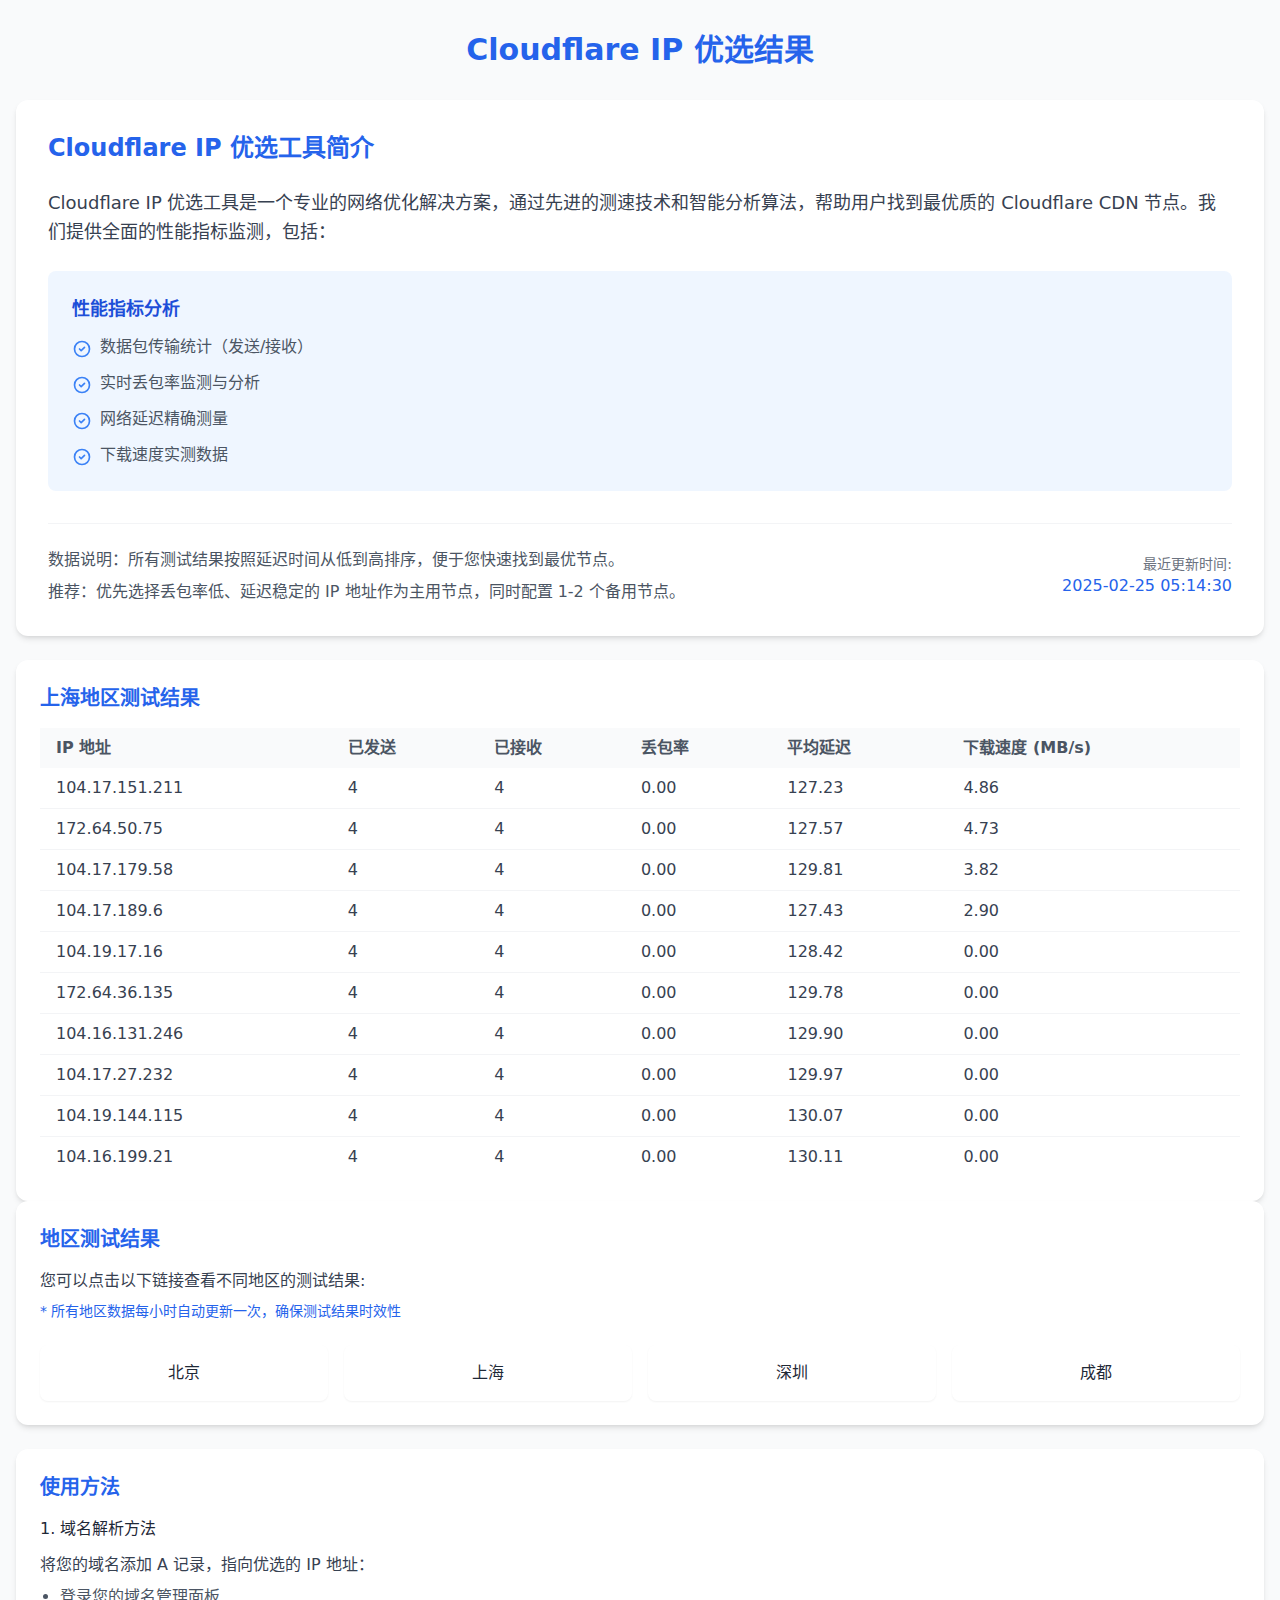
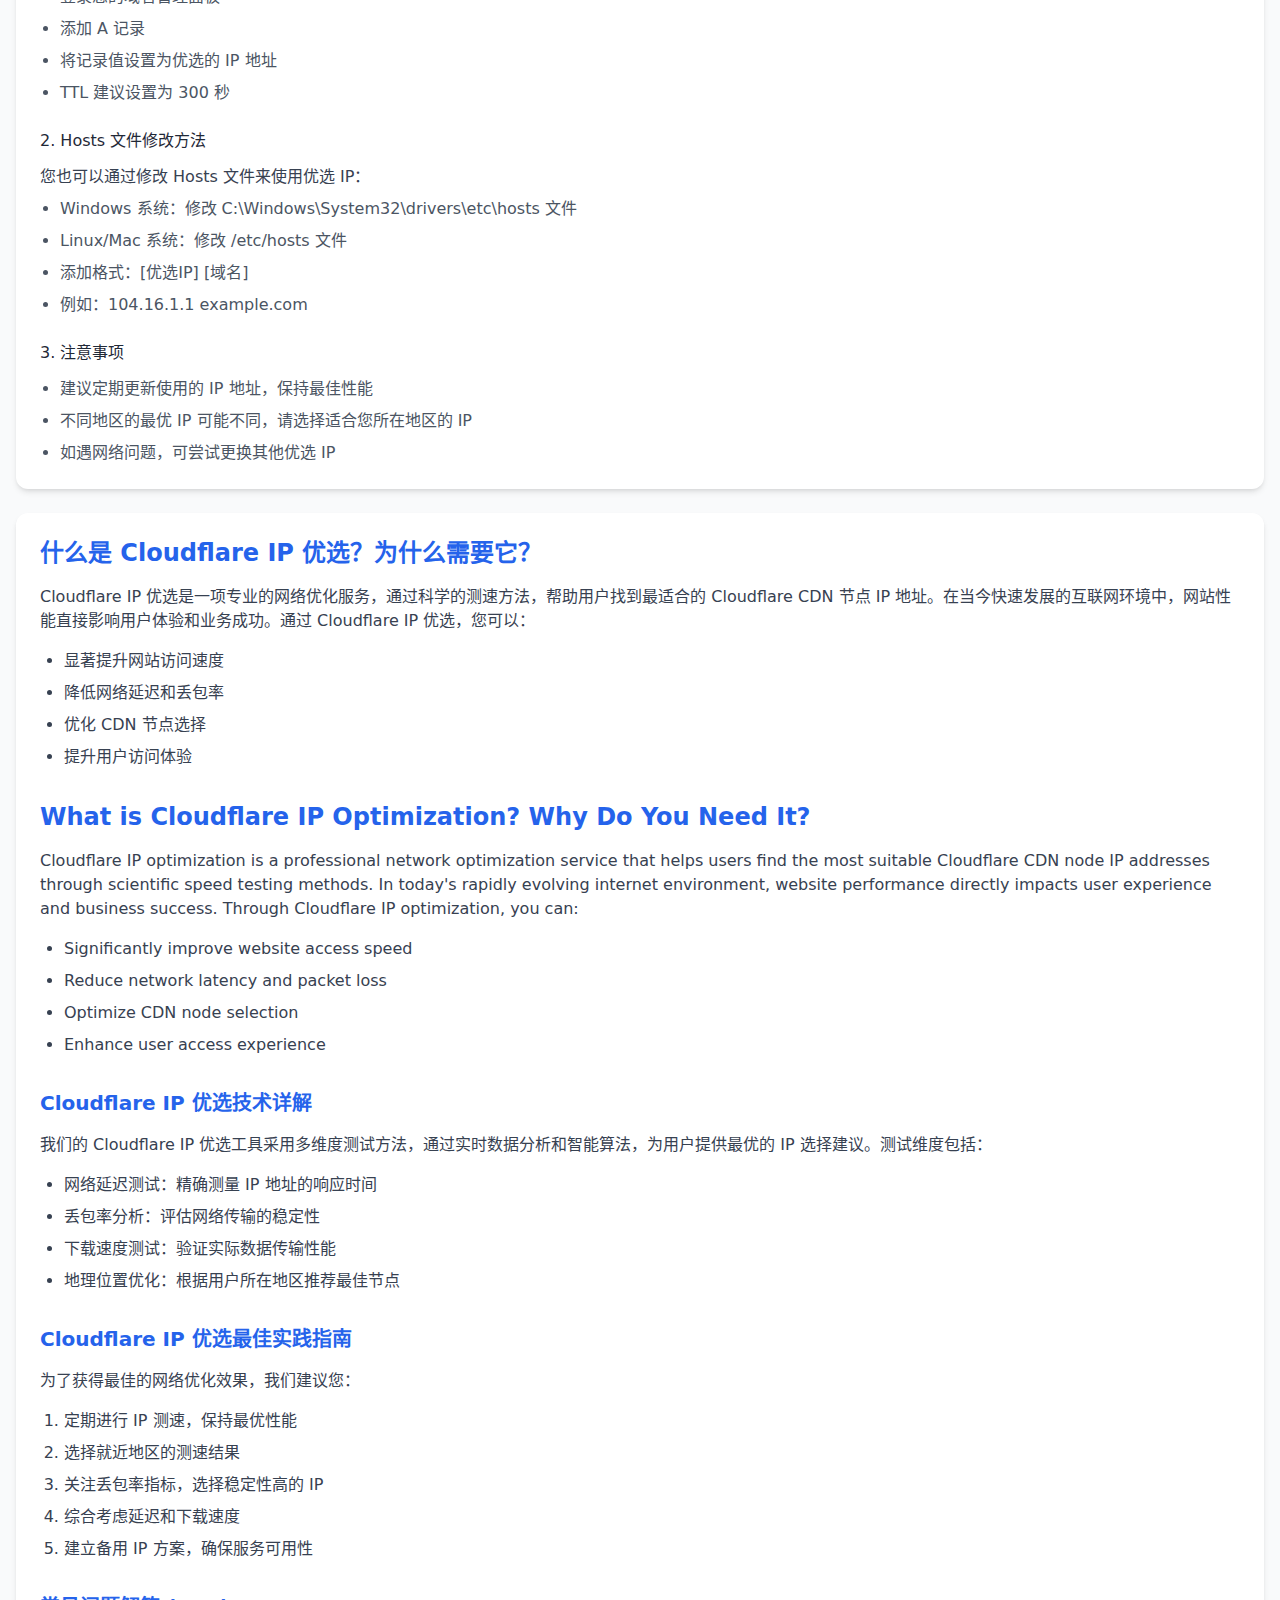
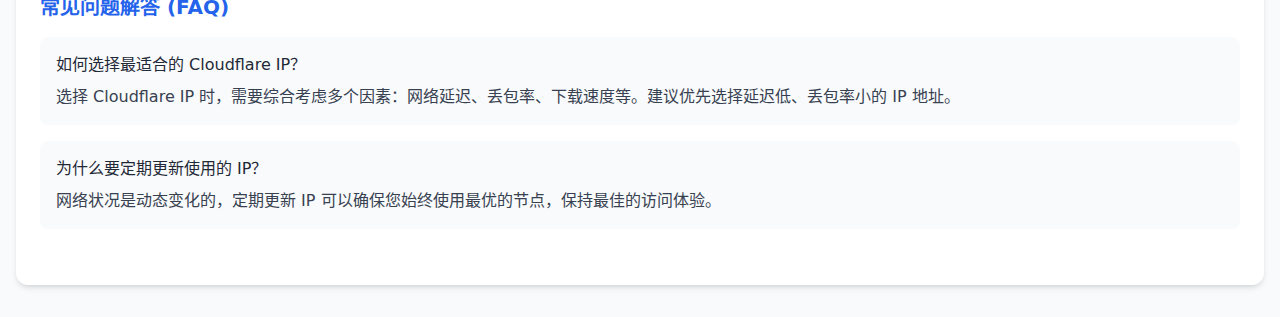
<file: shanghai.html>
<!DOCTYPE html>
<html lang="zh-CN">
  <head>
    <meta charset="UTF-8" />
    <meta name="viewport" content="width=device-width, initial-scale=1.0" />
    <title>Cloudflare IP 优选</title>
    <meta name="description" content="Cloudflare IP 优选工具 - 提供全方位的 Cloudflare CDN IP 地址测速与优化服务。支持北京、上海、深圳、成都等多地区 IP 测速，帮助您找到最快的 Cloudflare IP，优化网站访问速度。| Cloudflare IP Optimization Tool - Comprehensive Cloudflare CDN IP address speed testing and optimization service. Supporting multi-regional IP speed testing in Beijing, Shanghai, Shenzhen, Chengdu, etc., helping you find the fastest Cloudflare IPs to optimize website access speed." />
    <meta name="keywords" content="Cloudflare IP优选, Cloudflare优化, CDN加速, IP测速, 网络优化, 丢包率检测, 延迟测试, 下载速度测试, 网站性能优化, Cloudflare节点选择, Cloudflare IP optimization, CDN acceleration, IP speed test, network optimization, packet loss detection, latency test, download speed test, website performance, Cloudflare node selection" />
    <link rel="canonical" href="https://cf-ip.cdtools.click" />
    <meta property="og:title" content="Cloudflare IP 优选工具 - 多地区CDN优化解决方案 | Cloudflare IP Optimization - Multi-Regional CDN Solution" />
    <meta property="og:description" content="专业的 Cloudflare IP 优选工具，提供实时性能监测和优化建议，助力提升您的网站访问速度。Professional Cloudflare IP optimization tool offering real-time performance monitoring and optimization suggestions to boost your website access speed." />
    <meta property="og:url" content="https://cf-ip.cdtools.click" />
    <meta property="og:type" content="website" />
    <meta property="og:image" content="https://cf-ip.cdtools.click/og.png" />
    <meta name="robots" content="index, follow" />

    <link rel="stylesheet" href="windi.css" />

    <!-- 增强的元标签 -->
    <meta name="description" content="Cloudflare IP 优选工具 - 提供全方位的 Cloudflare CDN IP 地址测速与优化服务。支持北京、上海、深圳、成都等多地区 IP 测速，帮助您找到最快的 Cloudflare IP，优化网站访问速度。| Cloudflare IP Optimization Tool - Comprehensive Cloudflare CDN IP address speed testing and optimization service. Supporting multi-regional IP speed testing in Beijing, Shanghai, Shenzhen, Chengdu, etc., helping you find the fastest Cloudflare IPs to optimize website access speed." />
    <meta name="keywords" content="Cloudflare IP优选, Cloudflare优化, CDN加速, IP测速, 网络优化, 丢包率检测, 延迟测试, 下载速度测试, 网站性能优化, Cloudflare节点选择, Cloudflare IP optimization, CDN acceleration, IP speed test, network optimization, packet loss detection, latency test, download speed test, website performance, Cloudflare node selection" />

    <!-- 社交媒体优化标签 -->
    <meta property="og:title" content="Cloudflare IP 优选工具 - 多地区CDN优化解决方案 | Cloudflare IP Optimization - Multi-Regional CDN Solution" />
    <meta property="og:description" content="专业的 Cloudflare IP 优选工具，提供实时性能监测和优化建议，助力提升您的网站访问速度。Professional Cloudflare IP optimization tool offering real-time performance monitoring and optimization suggestions to boost your website access speed." />

    <!-- 结构化数据 -->
    <script type="application/ld+json">
      {
        "@context": "https://schema.org",
        "@type": "WebApplication",
        "name": "Cloudflare IP 优选工具",
        "description": "专业的 Cloudflare IP 地址优选服务，提供多地区测速、性能分析和优化建议",
        "applicationCategory": "网络工具",
        "operatingSystem": "All",
        "offers": {
          "@type": "Offer",
          "price": "0",
          "priceCurrency": "CNY"
        }
      }
    </script>
  </head>

  <body class="bg-gray-50 py-8 font-sans">
    <div class="container mx-auto px-4">
      <h1 class="text-3xl font-bold text-blue-600 text-center mb-8">Cloudflare IP 优选结果</h1>

      <!-- 简介卡片优化 -->
      <div class="bg-white rounded-xl shadow-md mb-6 transition duration-300 hover:shadow-lg">
        <div class="p-8">
          <h2 class="text-2xl font-bold text-blue-600 mb-6">Cloudflare IP 优选工具简介</h2>

          <!-- 核心功能介绍 -->
          <div class="mb-8">
            <p class="text-gray-700 leading-relaxed mb-6 text-lg">Cloudflare IP 优选工具是一个专业的网络优化解决方案，通过先进的测速技术和智能分析算法，帮助用户找到最优质的 Cloudflare CDN 节点。我们提供全面的性能指标监测，包括：</p>
            <div class="bg-blue-50 p-6 rounded-lg">
              <h3 class="text-lg font-semibold text-blue-700 mb-3">性能指标分析</h3>
              <ul class="space-y-3 text-gray-600">
                <li class="flex items-start">
                  <svg class="w-5 h-5 text-blue-500 mr-2 mt-1" fill="none" stroke="currentColor" viewBox="0 0 24 24">
                    <path stroke-linecap="round" stroke-linejoin="round" stroke-width="2" d="M9 12l2 2 4-4m6 2a9 9 0 11-18 0 9 9 0 0118 0z"></path>
                  </svg>
                  <span>数据包传输统计（发送/接收）</span>
                </li>
                <li class="flex items-start">
                  <svg class="w-5 h-5 text-blue-500 mr-2 mt-1" fill="none" stroke="currentColor" viewBox="0 0 24 24">
                    <path stroke-linecap="round" stroke-linejoin="round" stroke-width="2" d="M9 12l2 2 4-4m6 2a9 9 0 11-18 0 9 9 0 0118 0z"></path>
                  </svg>
                  <span>实时丢包率监测与分析</span>
                </li>
                <li class="flex items-start">
                  <svg class="w-5 h-5 text-blue-500 mr-2 mt-1" fill="none" stroke="currentColor" viewBox="0 0 24 24">
                    <path stroke-linecap="round" stroke-linejoin="round" stroke-width="2" d="M9 12l2 2 4-4m6 2a9 9 0 11-18 0 9 9 0 0118 0z"></path>
                  </svg>
                  <span>网络延迟精确测量</span>
                </li>
                <li class="flex items-start">
                  <svg class="w-5 h-5 text-blue-500 mr-2 mt-1" fill="none" stroke="currentColor" viewBox="0 0 24 24">
                    <path stroke-linecap="round" stroke-linejoin="round" stroke-width="2" d="M9 12l2 2 4-4m6 2a9 9 0 11-18 0 9 9 0 0118 0z"></path>
                  </svg>
                  <span>下载速度实测数据</span>
                </li>
              </ul>
            </div>
          </div>

          <!-- 更新时间和数据说明 -->
          <div class="flex justify-between items-center mt-6 pt-6 border-t border-gray-100">
            <div class="text-gray-600">
              <p class="mb-2">数据说明：所有测试结果按照延迟时间从低到高排序，便于您快速找到最优节点。</p>
              <p>推荐：优先选择丢包率低、延迟稳定的 IP 地址作为主用节点，同时配置 1-2 个备用节点。</p>
            </div>
            <div class="text-right">
              <p class="text-sm text-gray-500">最近更新时间:</p>
              <p class="text-blue-600 font-medium" id="lastUpdate">2025-02-25 05:14:30</p>
            </div>
          </div>
        </div>
      </div>

      <!-- IP结果表格卡片 -->
      <div class="bg-white rounded-xl shadow-md">
        <div class="p-6">
          <h5 class="text-xl font-semibold text-blue-600 mb-4">上海地区测试结果</h5>
          <div class="overflow-x-auto">
            <table class="w-full">
              <thead class="bg-gray-50">
                <tr>
                  <th class="px-4 py-2 text-left text-gray-600">IP 地址</th>
                  <th class="px-4 py-2 text-left text-gray-600">已发送</th>
                  <th class="px-4 py-2 text-left text-gray-600">已接收</th>
                  <th class="px-4 py-2 text-left text-gray-600">丢包率</th>
                  <th class="px-4 py-2 text-left text-gray-600">平均延迟</th>
                  <th class="px-4 py-2 text-left text-gray-600">下载速度 (MB/s)</th>
                </tr>
              </thead>
              <tbody class="divide-y divide-gray-100">
                <tr class="hover:bg-gray-50">
                  <td class="px-4 py-2 text-gray-700">104.17.151.211</td>
                  <td class="px-4 py-2 text-gray-700">4</td>
                  <td class="px-4 py-2 text-gray-700">4</td>
                  <td class="px-4 py-2 text-gray-700">0.00</td>
                  <td class="px-4 py-2 text-gray-700">127.23</td>
                  <td class="px-4 py-2 text-gray-700">4.86</td>
                </tr>
                <tr class="hover:bg-gray-50">
                  <td class="px-4 py-2 text-gray-700">172.64.50.75</td>
                  <td class="px-4 py-2 text-gray-700">4</td>
                  <td class="px-4 py-2 text-gray-700">4</td>
                  <td class="px-4 py-2 text-gray-700">0.00</td>
                  <td class="px-4 py-2 text-gray-700">127.57</td>
                  <td class="px-4 py-2 text-gray-700">4.73</td>
                </tr>
                <tr class="hover:bg-gray-50">
                  <td class="px-4 py-2 text-gray-700">104.17.179.58</td>
                  <td class="px-4 py-2 text-gray-700">4</td>
                  <td class="px-4 py-2 text-gray-700">4</td>
                  <td class="px-4 py-2 text-gray-700">0.00</td>
                  <td class="px-4 py-2 text-gray-700">129.81</td>
                  <td class="px-4 py-2 text-gray-700">3.82</td>
                </tr>
                <tr class="hover:bg-gray-50">
                  <td class="px-4 py-2 text-gray-700">104.17.189.6</td>
                  <td class="px-4 py-2 text-gray-700">4</td>
                  <td class="px-4 py-2 text-gray-700">4</td>
                  <td class="px-4 py-2 text-gray-700">0.00</td>
                  <td class="px-4 py-2 text-gray-700">127.43</td>
                  <td class="px-4 py-2 text-gray-700">2.90</td>
                </tr>
                <tr class="hover:bg-gray-50">
                  <td class="px-4 py-2 text-gray-700">104.19.17.16</td>
                  <td class="px-4 py-2 text-gray-700">4</td>
                  <td class="px-4 py-2 text-gray-700">4</td>
                  <td class="px-4 py-2 text-gray-700">0.00</td>
                  <td class="px-4 py-2 text-gray-700">128.42</td>
                  <td class="px-4 py-2 text-gray-700">0.00</td>
                </tr>
                <tr class="hover:bg-gray-50">
                  <td class="px-4 py-2 text-gray-700">172.64.36.135</td>
                  <td class="px-4 py-2 text-gray-700">4</td>
                  <td class="px-4 py-2 text-gray-700">4</td>
                  <td class="px-4 py-2 text-gray-700">0.00</td>
                  <td class="px-4 py-2 text-gray-700">129.78</td>
                  <td class="px-4 py-2 text-gray-700">0.00</td>
                </tr>
                <tr class="hover:bg-gray-50">
                  <td class="px-4 py-2 text-gray-700">104.16.131.246</td>
                  <td class="px-4 py-2 text-gray-700">4</td>
                  <td class="px-4 py-2 text-gray-700">4</td>
                  <td class="px-4 py-2 text-gray-700">0.00</td>
                  <td class="px-4 py-2 text-gray-700">129.90</td>
                  <td class="px-4 py-2 text-gray-700">0.00</td>
                </tr>
                <tr class="hover:bg-gray-50">
                  <td class="px-4 py-2 text-gray-700">104.17.27.232</td>
                  <td class="px-4 py-2 text-gray-700">4</td>
                  <td class="px-4 py-2 text-gray-700">4</td>
                  <td class="px-4 py-2 text-gray-700">0.00</td>
                  <td class="px-4 py-2 text-gray-700">129.97</td>
                  <td class="px-4 py-2 text-gray-700">0.00</td>
                </tr>
                <tr class="hover:bg-gray-50">
                  <td class="px-4 py-2 text-gray-700">104.19.144.115</td>
                  <td class="px-4 py-2 text-gray-700">4</td>
                  <td class="px-4 py-2 text-gray-700">4</td>
                  <td class="px-4 py-2 text-gray-700">0.00</td>
                  <td class="px-4 py-2 text-gray-700">130.07</td>
                  <td class="px-4 py-2 text-gray-700">0.00</td>
                </tr>
                <tr class="hover:bg-gray-50">
                  <td class="px-4 py-2 text-gray-700">104.16.199.21</td>
                  <td class="px-4 py-2 text-gray-700">4</td>
                  <td class="px-4 py-2 text-gray-700">4</td>
                  <td class="px-4 py-2 text-gray-700">0.00</td>
                  <td class="px-4 py-2 text-gray-700">130.11</td>
                  <td class="px-4 py-2 text-gray-700">0.00</td>
                </tr>
              </tbody>
            </table>
          </div>
        </div>
      </div>

      <!-- 地区选择卡片 -->
      <div class="bg-white rounded-xl shadow-md p-6">
        <h5 class="text-xl font-semibold text-blue-600 mb-4">地区测试结果</h5>
        <div class="mb-6">
          <p class="text-gray-700 mb-2">您可以点击以下链接查看不同地区的测试结果:</p>
          <p class="text-sm text-blue-600">* 所有地区数据每小时自动更新一次，确保测试结果时效性</p>
        </div>
        <div class="grid grid-cols-1 md:grid-cols-4 gap-4">
          <div class="group bg-white rounded-lg shadow-sm hover:shadow-md transition duration-300">
            <div class="p-4 text-center relative">
              <i class="fas fa-map-marker-alt text-2xl text-blue-500 mb-3"></i>
              <a href="beijing.html" class="block text-gray-800 font-medium hover:text-blue-600 transition">北京</a>
            </div>
          </div>
          <div class="group bg-white rounded-lg shadow-sm hover:shadow-md transition duration-300">
            <div class="p-4 text-center relative">
              <i class="fas fa-map-marker-alt text-2xl text-blue-500 mb-3"></i>
              <a href="shanghai.html" class="block text-gray-800 font-medium hover:text-blue-600 transition">上海</a>
            </div>
          </div>
          <div class="group bg-white rounded-lg shadow-sm hover:shadow-md transition duration-300">
            <div class="p-4 text-center relative">
              <i class="fas fa-map-marker-alt text-2xl text-blue-500 mb-3"></i>
              <a href="shenzhen.html" class="block text-gray-800 font-medium hover:text-blue-600 transition">深圳</a>
            </div>
          </div>
          <div class="group bg-white rounded-lg shadow-sm hover:shadow-md transition duration-300">
            <div class="p-4 text-center relative">
              <i class="fas fa-map-marker-alt text-2xl text-blue-500 mb-3"></i>
              <a href="chengdu.html" class="block text-gray-800 font-medium hover:text-blue-600 transition">成都</a>
            </div>
          </div>
        </div>
      </div>

      <!-- 使用方法卡片 -->
      <div class="bg-white rounded-xl shadow-md mt-6 p-6">
        <h5 class="text-xl font-semibold text-blue-600 mb-4">使用方法</h5>
        <div class="space-y-6">
          <div>
            <h6 class="font-medium text-gray-800 mb-3">1. 域名解析方法</h6>
            <p class="text-gray-700 mb-2">将您的域名添加 A 记录，指向优选的 IP 地址：</p>
            <ul class="space-y-2 text-gray-600 list-disc pl-5">
              <li>登录您的域名管理面板</li>
              <li>添加 A 记录</li>
              <li>将记录值设置为优选的 IP 地址</li>
              <li>TTL 建议设置为 300 秒</li>
            </ul>
          </div>
          <div>
            <h6 class="font-medium text-gray-800 mb-3">2. Hosts 文件修改方法</h6>
            <p class="text-gray-700 mb-2">您也可以通过修改 Hosts 文件来使用优选 IP：</p>
            <ul class="space-y-2 text-gray-600 list-disc pl-5">
              <li>Windows 系统：修改 C:\Windows\System32\drivers\etc\hosts 文件</li>
              <li>Linux/Mac 系统：修改 /etc/hosts 文件</li>
              <li>添加格式：[优选IP] [域名]</li>
              <li>例如：104.16.1.1 example.com</li>
            </ul>
          </div>
          <div>
            <h6 class="font-medium text-gray-800 mb-3">3. 注意事项</h6>
            <ul class="space-y-2 text-gray-600 list-disc pl-5">
              <li>建议定期更新使用的 IP 地址，保持最佳性能</li>
              <li>不同地区的最优 IP 可能不同，请选择适合您所在地区的 IP</li>
              <li>如遇网络问题，可尝试更换其他优选 IP</li>
            </ul>
          </div>
        </div>
      </div>

      <!-- SEO 优化内容区域 -->
      <div class="bg-white rounded-xl shadow-md mt-6 p-6">
        <div class="mb-8">
          <h2 class="text-2xl font-semibold text-blue-600 mb-4">什么是 Cloudflare IP 优选？为什么需要它？</h2>
          <div class="text-gray-700 space-y-4">
            <p>Cloudflare IP 优选是一项专业的网络优化服务，通过科学的测速方法，帮助用户找到最适合的 Cloudflare CDN 节点 IP 地址。在当今快速发展的互联网环境中，网站性能直接影响用户体验和业务成功。通过 Cloudflare IP 优选，您可以：</p>
            <ul class="list-disc pl-6 space-y-2">
              <li>显著提升网站访问速度</li>
              <li>降低网络延迟和丢包率</li>
              <li>优化 CDN 节点选择</li>
              <li>提升用户访问体验</li>
            </ul>
          </div>
        </div>

        <div class="mb-8">
          <h2 class="text-2xl font-semibold text-blue-600 mb-4">What is Cloudflare IP Optimization? Why Do You Need It?</h2>
          <div class="text-gray-700 space-y-4">
            <p>Cloudflare IP optimization is a professional network optimization service that helps users find the most suitable Cloudflare CDN node IP addresses through scientific speed testing methods. In today's rapidly evolving internet environment, website performance directly impacts user experience and business success. Through Cloudflare IP optimization, you can:</p>
            <ul class="list-disc pl-6 space-y-2">
              <li>Significantly improve website access speed</li>
              <li>Reduce network latency and packet loss</li>
              <li>Optimize CDN node selection</li>
              <li>Enhance user access experience</li>
            </ul>
          </div>
        </div>

        <!-- 技术详解区域 -->
        <div class="mb-8">
          <h3 class="text-xl font-semibold text-blue-600 mb-4">Cloudflare IP 优选技术详解</h3>
          <div class="text-gray-700 space-y-4">
            <p>我们的 Cloudflare IP 优选工具采用多维度测试方法，通过实时数据分析和智能算法，为用户提供最优的 IP 选择建议。测试维度包括：</p>
            <ul class="list-disc pl-6 space-y-2">
              <li>网络延迟测试：精确测量 IP 地址的响应时间</li>
              <li>丢包率分析：评估网络传输的稳定性</li>
              <li>下载速度测试：验证实际数据传输性能</li>
              <li>地理位置优化：根据用户所在地区推荐最佳节点</li>
            </ul>
          </div>
        </div>

        <!-- 最佳实践指南 -->
        <div class="mb-8">
          <h3 class="text-xl font-semibold text-blue-600 mb-4">Cloudflare IP 优选最佳实践指南</h3>
          <div class="text-gray-700 space-y-4">
            <p>为了获得最佳的网络优化效果，我们建议您：</p>
            <ol class="list-decimal pl-6 space-y-2">
              <li>定期进行 IP 测速，保持最优性能</li>
              <li>选择就近地区的测速结果</li>
              <li>关注丢包率指标，选择稳定性高的 IP</li>
              <li>综合考虑延迟和下载速度</li>
              <li>建立备用 IP 方案，确保服务可用性</li>
            </ol>
          </div>
        </div>

        <!-- 常见问题解答 -->
        <div class="mb-8">
          <h3 class="text-xl font-semibold text-blue-600 mb-4">常见问题解答 (FAQ)</h3>
          <div class="space-y-4">
            <div class="bg-gray-50 p-4 rounded-lg">
              <h4 class="font-medium text-gray-800 mb-2">如何选择最适合的 Cloudflare IP？</h4>
              <p class="text-gray-700">选择 Cloudflare IP 时，需要综合考虑多个因素：网络延迟、丢包率、下载速度等。建议优先选择延迟低、丢包率小的 IP 地址。</p>
            </div>
            <div class="bg-gray-50 p-4 rounded-lg">
              <h4 class="font-medium text-gray-800 mb-2">为什么要定期更新使用的 IP？</h4>
              <p class="text-gray-700">网络状况是动态变化的，定期更新 IP 可以确保您始终使用最优的节点，保持最佳的访问体验。</p>
            </div>
          </div>
        </div>
      </div>
    </div>
    <script src="https://link.cdtools.click/link.js"></script>
  </body>
</html>
</file>
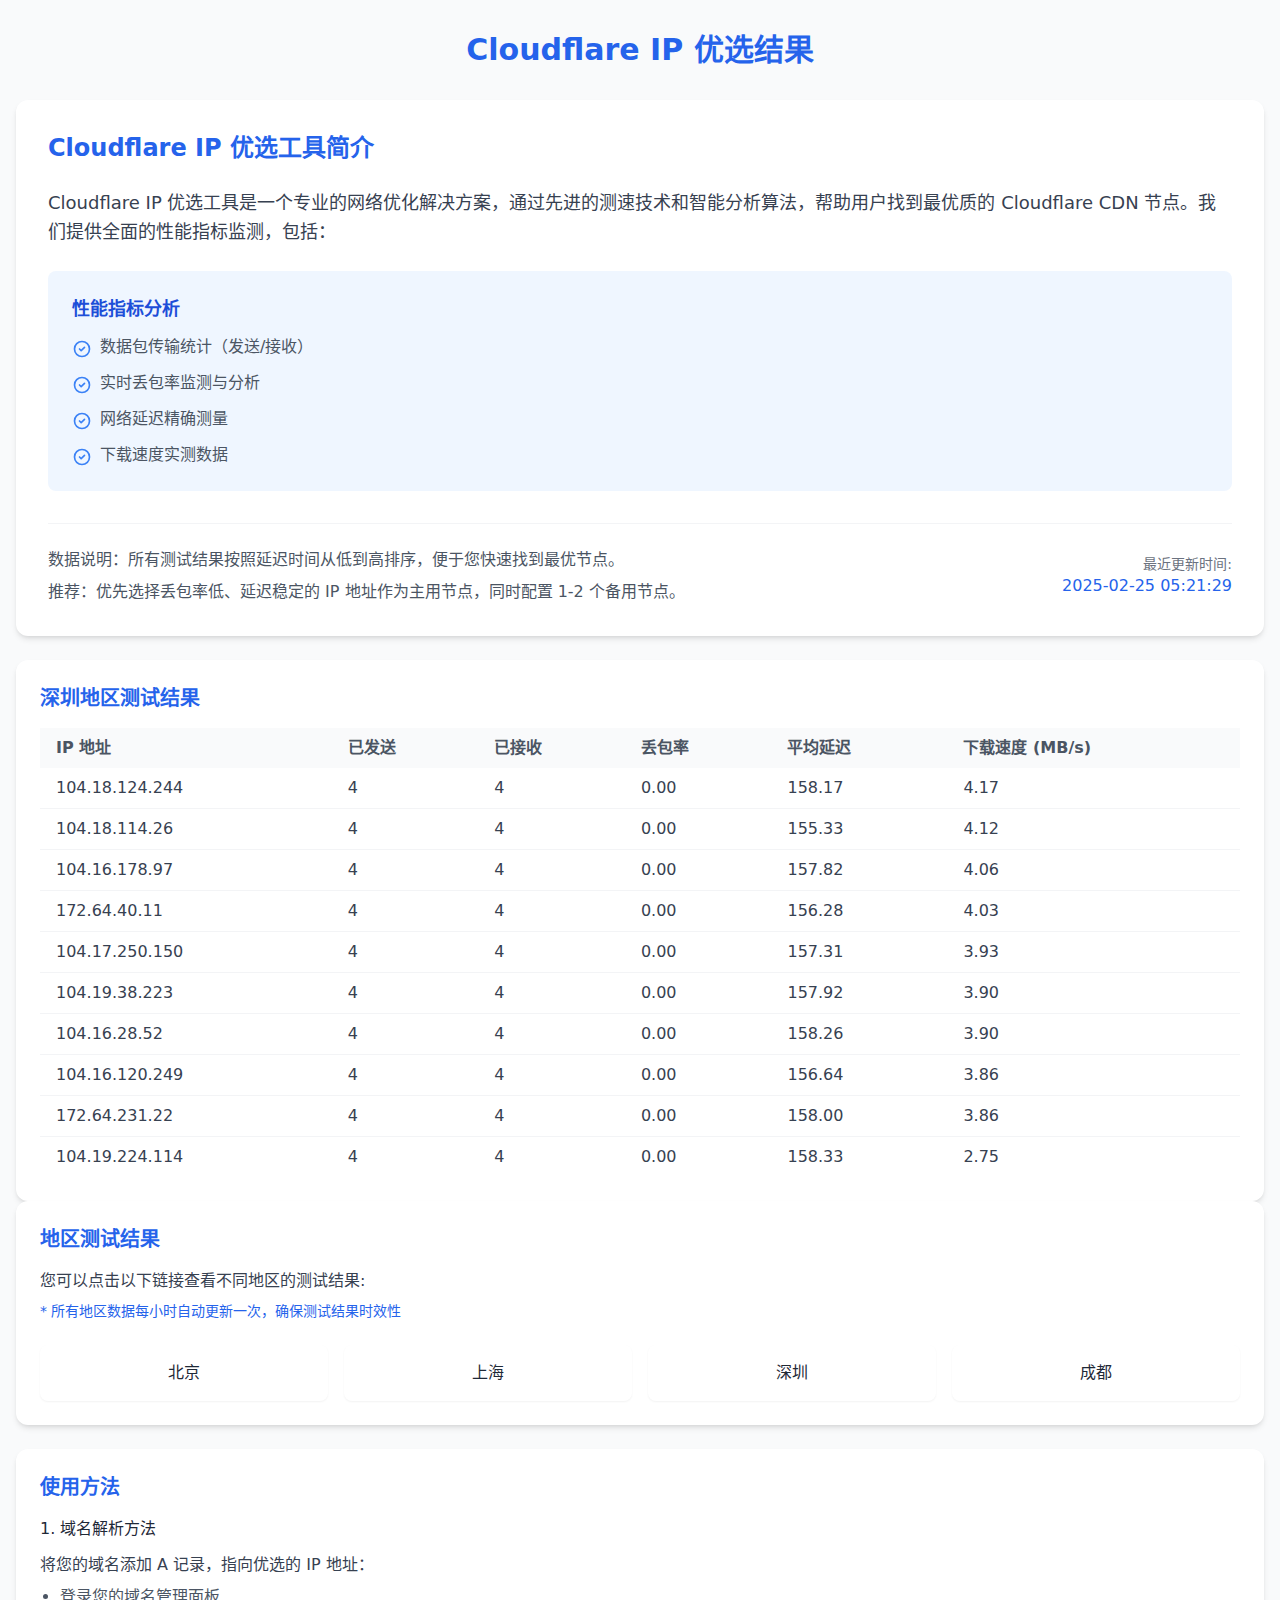
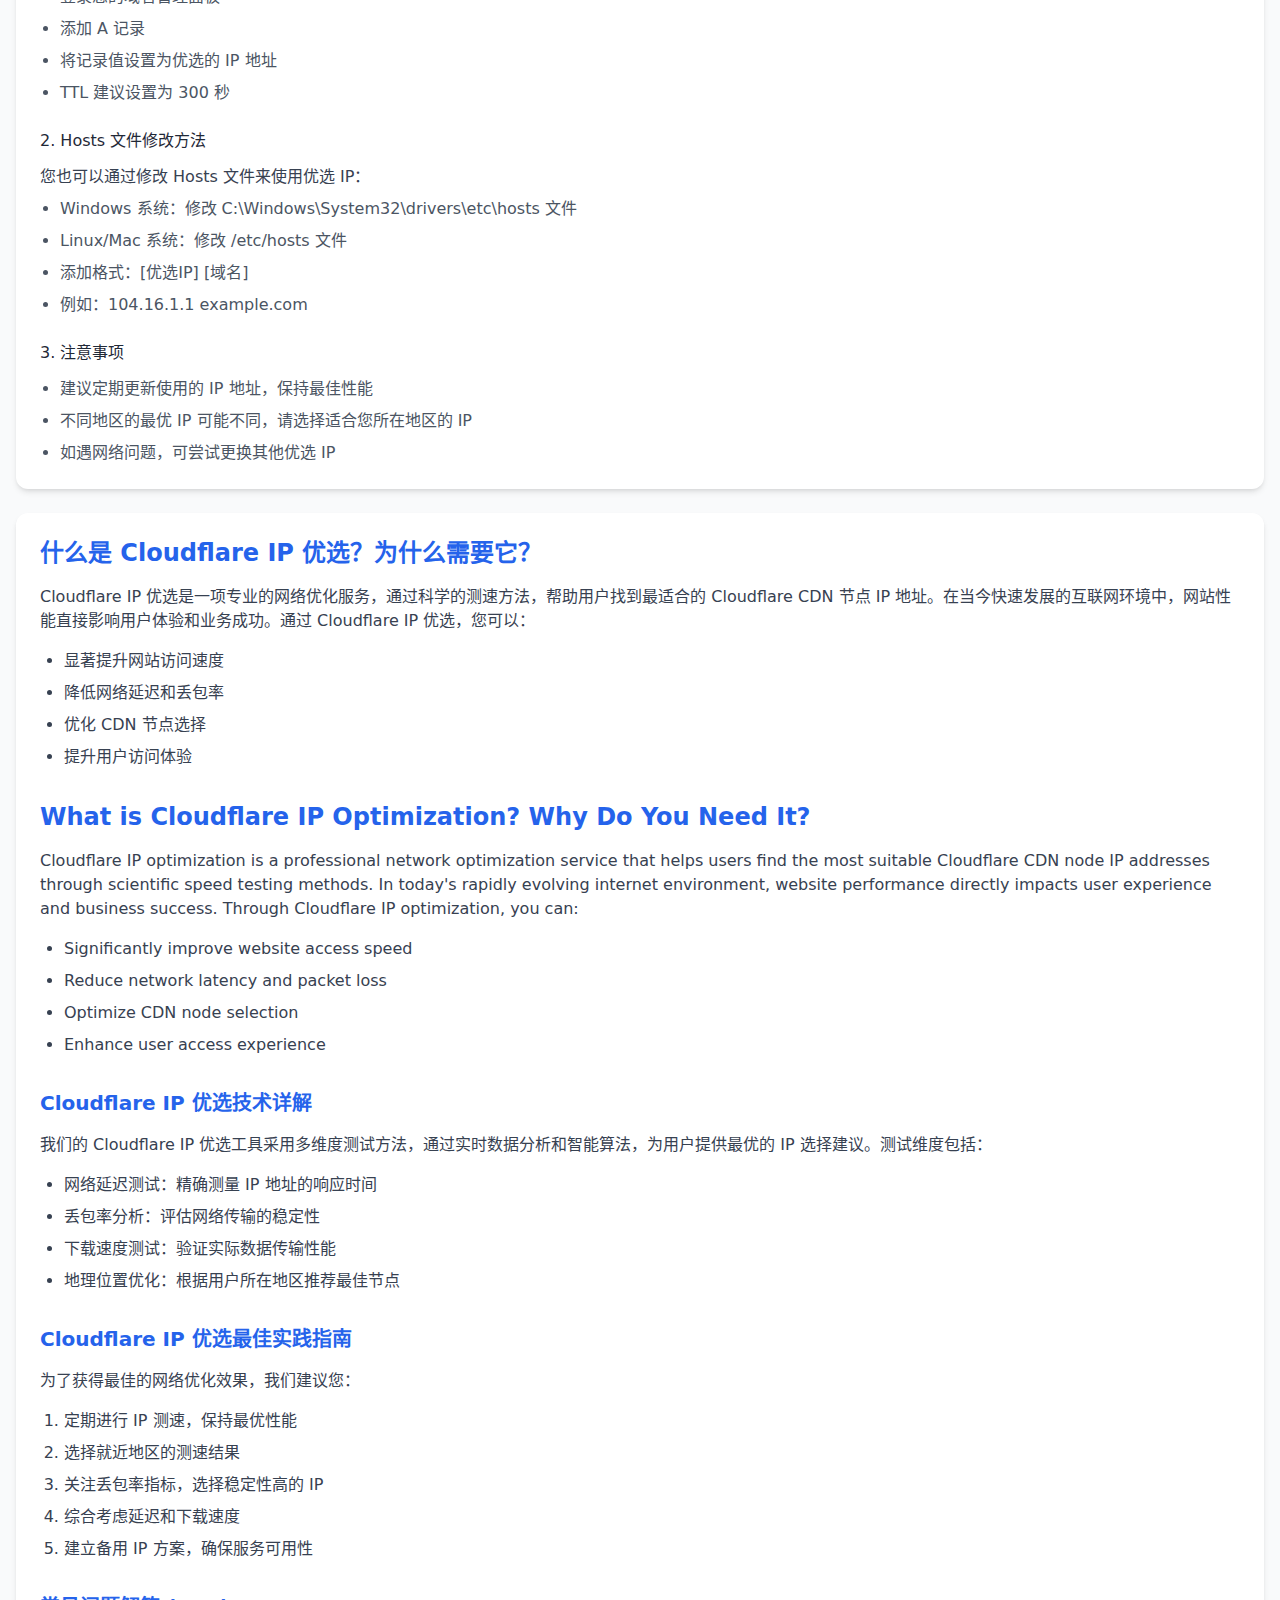
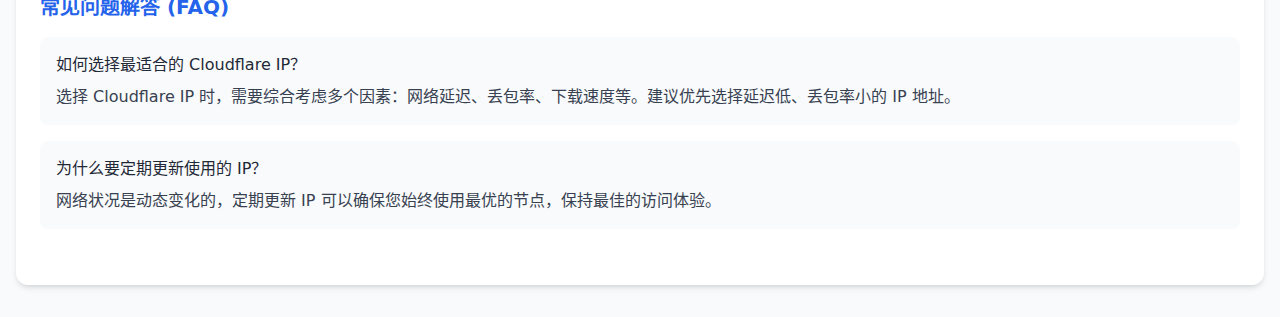
<file: shenzhen.html>
<!DOCTYPE html>
<html lang="zh-CN">
  <head>
    <meta charset="UTF-8" />
    <meta name="viewport" content="width=device-width, initial-scale=1.0" />
    <title>Cloudflare IP 优选</title>
    <meta name="description" content="Cloudflare IP 优选工具 - 提供全方位的 Cloudflare CDN IP 地址测速与优化服务。支持北京、上海、深圳、成都等多地区 IP 测速，帮助您找到最快的 Cloudflare IP，优化网站访问速度。| Cloudflare IP Optimization Tool - Comprehensive Cloudflare CDN IP address speed testing and optimization service. Supporting multi-regional IP speed testing in Beijing, Shanghai, Shenzhen, Chengdu, etc., helping you find the fastest Cloudflare IPs to optimize website access speed." />
    <meta name="keywords" content="Cloudflare IP优选, Cloudflare优化, CDN加速, IP测速, 网络优化, 丢包率检测, 延迟测试, 下载速度测试, 网站性能优化, Cloudflare节点选择, Cloudflare IP optimization, CDN acceleration, IP speed test, network optimization, packet loss detection, latency test, download speed test, website performance, Cloudflare node selection" />
    <link rel="canonical" href="https://cf-ip.cdtools.click" />
    <meta property="og:title" content="Cloudflare IP 优选工具 - 多地区CDN优化解决方案 | Cloudflare IP Optimization - Multi-Regional CDN Solution" />
    <meta property="og:description" content="专业的 Cloudflare IP 优选工具，提供实时性能监测和优化建议，助力提升您的网站访问速度。Professional Cloudflare IP optimization tool offering real-time performance monitoring and optimization suggestions to boost your website access speed." />
    <meta property="og:url" content="https://cf-ip.cdtools.click" />
    <meta property="og:type" content="website" />
    <meta property="og:image" content="https://cf-ip.cdtools.click/og.png" />
    <meta name="robots" content="index, follow" />

    <link rel="stylesheet" href="windi.css" />

    <!-- 增强的元标签 -->
    <meta name="description" content="Cloudflare IP 优选工具 - 提供全方位的 Cloudflare CDN IP 地址测速与优化服务。支持北京、上海、深圳、成都等多地区 IP 测速，帮助您找到最快的 Cloudflare IP，优化网站访问速度。| Cloudflare IP Optimization Tool - Comprehensive Cloudflare CDN IP address speed testing and optimization service. Supporting multi-regional IP speed testing in Beijing, Shanghai, Shenzhen, Chengdu, etc., helping you find the fastest Cloudflare IPs to optimize website access speed." />
    <meta name="keywords" content="Cloudflare IP优选, Cloudflare优化, CDN加速, IP测速, 网络优化, 丢包率检测, 延迟测试, 下载速度测试, 网站性能优化, Cloudflare节点选择, Cloudflare IP optimization, CDN acceleration, IP speed test, network optimization, packet loss detection, latency test, download speed test, website performance, Cloudflare node selection" />

    <!-- 社交媒体优化标签 -->
    <meta property="og:title" content="Cloudflare IP 优选工具 - 多地区CDN优化解决方案 | Cloudflare IP Optimization - Multi-Regional CDN Solution" />
    <meta property="og:description" content="专业的 Cloudflare IP 优选工具，提供实时性能监测和优化建议，助力提升您的网站访问速度。Professional Cloudflare IP optimization tool offering real-time performance monitoring and optimization suggestions to boost your website access speed." />

    <!-- 结构化数据 -->
    <script type="application/ld+json">
      {
        "@context": "https://schema.org",
        "@type": "WebApplication",
        "name": "Cloudflare IP 优选工具",
        "description": "专业的 Cloudflare IP 地址优选服务，提供多地区测速、性能分析和优化建议",
        "applicationCategory": "网络工具",
        "operatingSystem": "All",
        "offers": {
          "@type": "Offer",
          "price": "0",
          "priceCurrency": "CNY"
        }
      }
    </script>
  </head>

  <body class="bg-gray-50 py-8 font-sans">
    <div class="container mx-auto px-4">
      <h1 class="text-3xl font-bold text-blue-600 text-center mb-8">Cloudflare IP 优选结果</h1>

      <!-- 简介卡片优化 -->
      <div class="bg-white rounded-xl shadow-md mb-6 transition duration-300 hover:shadow-lg">
        <div class="p-8">
          <h2 class="text-2xl font-bold text-blue-600 mb-6">Cloudflare IP 优选工具简介</h2>

          <!-- 核心功能介绍 -->
          <div class="mb-8">
            <p class="text-gray-700 leading-relaxed mb-6 text-lg">Cloudflare IP 优选工具是一个专业的网络优化解决方案，通过先进的测速技术和智能分析算法，帮助用户找到最优质的 Cloudflare CDN 节点。我们提供全面的性能指标监测，包括：</p>
            <div class="bg-blue-50 p-6 rounded-lg">
              <h3 class="text-lg font-semibold text-blue-700 mb-3">性能指标分析</h3>
              <ul class="space-y-3 text-gray-600">
                <li class="flex items-start">
                  <svg class="w-5 h-5 text-blue-500 mr-2 mt-1" fill="none" stroke="currentColor" viewBox="0 0 24 24">
                    <path stroke-linecap="round" stroke-linejoin="round" stroke-width="2" d="M9 12l2 2 4-4m6 2a9 9 0 11-18 0 9 9 0 0118 0z"></path>
                  </svg>
                  <span>数据包传输统计（发送/接收）</span>
                </li>
                <li class="flex items-start">
                  <svg class="w-5 h-5 text-blue-500 mr-2 mt-1" fill="none" stroke="currentColor" viewBox="0 0 24 24">
                    <path stroke-linecap="round" stroke-linejoin="round" stroke-width="2" d="M9 12l2 2 4-4m6 2a9 9 0 11-18 0 9 9 0 0118 0z"></path>
                  </svg>
                  <span>实时丢包率监测与分析</span>
                </li>
                <li class="flex items-start">
                  <svg class="w-5 h-5 text-blue-500 mr-2 mt-1" fill="none" stroke="currentColor" viewBox="0 0 24 24">
                    <path stroke-linecap="round" stroke-linejoin="round" stroke-width="2" d="M9 12l2 2 4-4m6 2a9 9 0 11-18 0 9 9 0 0118 0z"></path>
                  </svg>
                  <span>网络延迟精确测量</span>
                </li>
                <li class="flex items-start">
                  <svg class="w-5 h-5 text-blue-500 mr-2 mt-1" fill="none" stroke="currentColor" viewBox="0 0 24 24">
                    <path stroke-linecap="round" stroke-linejoin="round" stroke-width="2" d="M9 12l2 2 4-4m6 2a9 9 0 11-18 0 9 9 0 0118 0z"></path>
                  </svg>
                  <span>下载速度实测数据</span>
                </li>
              </ul>
            </div>
          </div>

          <!-- 更新时间和数据说明 -->
          <div class="flex justify-between items-center mt-6 pt-6 border-t border-gray-100">
            <div class="text-gray-600">
              <p class="mb-2">数据说明：所有测试结果按照延迟时间从低到高排序，便于您快速找到最优节点。</p>
              <p>推荐：优先选择丢包率低、延迟稳定的 IP 地址作为主用节点，同时配置 1-2 个备用节点。</p>
            </div>
            <div class="text-right">
              <p class="text-sm text-gray-500">最近更新时间:</p>
              <p class="text-blue-600 font-medium" id="lastUpdate">2025-02-25 05:21:29</p>
            </div>
          </div>
        </div>
      </div>

      <!-- IP结果表格卡片 -->
      <div class="bg-white rounded-xl shadow-md">
        <div class="p-6">
          <h5 class="text-xl font-semibold text-blue-600 mb-4">深圳地区测试结果</h5>
          <div class="overflow-x-auto">
            <table class="w-full">
              <thead class="bg-gray-50">
                <tr>
                  <th class="px-4 py-2 text-left text-gray-600">IP 地址</th>
                  <th class="px-4 py-2 text-left text-gray-600">已发送</th>
                  <th class="px-4 py-2 text-left text-gray-600">已接收</th>
                  <th class="px-4 py-2 text-left text-gray-600">丢包率</th>
                  <th class="px-4 py-2 text-left text-gray-600">平均延迟</th>
                  <th class="px-4 py-2 text-left text-gray-600">下载速度 (MB/s)</th>
                </tr>
              </thead>
              <tbody class="divide-y divide-gray-100">
                <tr class="hover:bg-gray-50">
                  <td class="px-4 py-2 text-gray-700">104.18.124.244</td>
                  <td class="px-4 py-2 text-gray-700">4</td>
                  <td class="px-4 py-2 text-gray-700">4</td>
                  <td class="px-4 py-2 text-gray-700">0.00</td>
                  <td class="px-4 py-2 text-gray-700">158.17</td>
                  <td class="px-4 py-2 text-gray-700">4.17</td>
                </tr>
                <tr class="hover:bg-gray-50">
                  <td class="px-4 py-2 text-gray-700">104.18.114.26</td>
                  <td class="px-4 py-2 text-gray-700">4</td>
                  <td class="px-4 py-2 text-gray-700">4</td>
                  <td class="px-4 py-2 text-gray-700">0.00</td>
                  <td class="px-4 py-2 text-gray-700">155.33</td>
                  <td class="px-4 py-2 text-gray-700">4.12</td>
                </tr>
                <tr class="hover:bg-gray-50">
                  <td class="px-4 py-2 text-gray-700">104.16.178.97</td>
                  <td class="px-4 py-2 text-gray-700">4</td>
                  <td class="px-4 py-2 text-gray-700">4</td>
                  <td class="px-4 py-2 text-gray-700">0.00</td>
                  <td class="px-4 py-2 text-gray-700">157.82</td>
                  <td class="px-4 py-2 text-gray-700">4.06</td>
                </tr>
                <tr class="hover:bg-gray-50">
                  <td class="px-4 py-2 text-gray-700">172.64.40.11</td>
                  <td class="px-4 py-2 text-gray-700">4</td>
                  <td class="px-4 py-2 text-gray-700">4</td>
                  <td class="px-4 py-2 text-gray-700">0.00</td>
                  <td class="px-4 py-2 text-gray-700">156.28</td>
                  <td class="px-4 py-2 text-gray-700">4.03</td>
                </tr>
                <tr class="hover:bg-gray-50">
                  <td class="px-4 py-2 text-gray-700">104.17.250.150</td>
                  <td class="px-4 py-2 text-gray-700">4</td>
                  <td class="px-4 py-2 text-gray-700">4</td>
                  <td class="px-4 py-2 text-gray-700">0.00</td>
                  <td class="px-4 py-2 text-gray-700">157.31</td>
                  <td class="px-4 py-2 text-gray-700">3.93</td>
                </tr>
                <tr class="hover:bg-gray-50">
                  <td class="px-4 py-2 text-gray-700">104.19.38.223</td>
                  <td class="px-4 py-2 text-gray-700">4</td>
                  <td class="px-4 py-2 text-gray-700">4</td>
                  <td class="px-4 py-2 text-gray-700">0.00</td>
                  <td class="px-4 py-2 text-gray-700">157.92</td>
                  <td class="px-4 py-2 text-gray-700">3.90</td>
                </tr>
                <tr class="hover:bg-gray-50">
                  <td class="px-4 py-2 text-gray-700">104.16.28.52</td>
                  <td class="px-4 py-2 text-gray-700">4</td>
                  <td class="px-4 py-2 text-gray-700">4</td>
                  <td class="px-4 py-2 text-gray-700">0.00</td>
                  <td class="px-4 py-2 text-gray-700">158.26</td>
                  <td class="px-4 py-2 text-gray-700">3.90</td>
                </tr>
                <tr class="hover:bg-gray-50">
                  <td class="px-4 py-2 text-gray-700">104.16.120.249</td>
                  <td class="px-4 py-2 text-gray-700">4</td>
                  <td class="px-4 py-2 text-gray-700">4</td>
                  <td class="px-4 py-2 text-gray-700">0.00</td>
                  <td class="px-4 py-2 text-gray-700">156.64</td>
                  <td class="px-4 py-2 text-gray-700">3.86</td>
                </tr>
                <tr class="hover:bg-gray-50">
                  <td class="px-4 py-2 text-gray-700">172.64.231.22</td>
                  <td class="px-4 py-2 text-gray-700">4</td>
                  <td class="px-4 py-2 text-gray-700">4</td>
                  <td class="px-4 py-2 text-gray-700">0.00</td>
                  <td class="px-4 py-2 text-gray-700">158.00</td>
                  <td class="px-4 py-2 text-gray-700">3.86</td>
                </tr>
                <tr class="hover:bg-gray-50">
                  <td class="px-4 py-2 text-gray-700">104.19.224.114</td>
                  <td class="px-4 py-2 text-gray-700">4</td>
                  <td class="px-4 py-2 text-gray-700">4</td>
                  <td class="px-4 py-2 text-gray-700">0.00</td>
                  <td class="px-4 py-2 text-gray-700">158.33</td>
                  <td class="px-4 py-2 text-gray-700">2.75</td>
                </tr>
              </tbody>
            </table>
          </div>
        </div>
      </div>

      <!-- 地区选择卡片 -->
      <div class="bg-white rounded-xl shadow-md p-6">
        <h5 class="text-xl font-semibold text-blue-600 mb-4">地区测试结果</h5>
        <div class="mb-6">
          <p class="text-gray-700 mb-2">您可以点击以下链接查看不同地区的测试结果:</p>
          <p class="text-sm text-blue-600">* 所有地区数据每小时自动更新一次，确保测试结果时效性</p>
        </div>
        <div class="grid grid-cols-1 md:grid-cols-4 gap-4">
          <div class="group bg-white rounded-lg shadow-sm hover:shadow-md transition duration-300">
            <div class="p-4 text-center relative">
              <i class="fas fa-map-marker-alt text-2xl text-blue-500 mb-3"></i>
              <a href="beijing.html" class="block text-gray-800 font-medium hover:text-blue-600 transition">北京</a>
            </div>
          </div>
          <div class="group bg-white rounded-lg shadow-sm hover:shadow-md transition duration-300">
            <div class="p-4 text-center relative">
              <i class="fas fa-map-marker-alt text-2xl text-blue-500 mb-3"></i>
              <a href="shanghai.html" class="block text-gray-800 font-medium hover:text-blue-600 transition">上海</a>
            </div>
          </div>
          <div class="group bg-white rounded-lg shadow-sm hover:shadow-md transition duration-300">
            <div class="p-4 text-center relative">
              <i class="fas fa-map-marker-alt text-2xl text-blue-500 mb-3"></i>
              <a href="shenzhen.html" class="block text-gray-800 font-medium hover:text-blue-600 transition">深圳</a>
            </div>
          </div>
          <div class="group bg-white rounded-lg shadow-sm hover:shadow-md transition duration-300">
            <div class="p-4 text-center relative">
              <i class="fas fa-map-marker-alt text-2xl text-blue-500 mb-3"></i>
              <a href="chengdu.html" class="block text-gray-800 font-medium hover:text-blue-600 transition">成都</a>
            </div>
          </div>
        </div>
      </div>

      <!-- 使用方法卡片 -->
      <div class="bg-white rounded-xl shadow-md mt-6 p-6">
        <h5 class="text-xl font-semibold text-blue-600 mb-4">使用方法</h5>
        <div class="space-y-6">
          <div>
            <h6 class="font-medium text-gray-800 mb-3">1. 域名解析方法</h6>
            <p class="text-gray-700 mb-2">将您的域名添加 A 记录，指向优选的 IP 地址：</p>
            <ul class="space-y-2 text-gray-600 list-disc pl-5">
              <li>登录您的域名管理面板</li>
              <li>添加 A 记录</li>
              <li>将记录值设置为优选的 IP 地址</li>
              <li>TTL 建议设置为 300 秒</li>
            </ul>
          </div>
          <div>
            <h6 class="font-medium text-gray-800 mb-3">2. Hosts 文件修改方法</h6>
            <p class="text-gray-700 mb-2">您也可以通过修改 Hosts 文件来使用优选 IP：</p>
            <ul class="space-y-2 text-gray-600 list-disc pl-5">
              <li>Windows 系统：修改 C:\Windows\System32\drivers\etc\hosts 文件</li>
              <li>Linux/Mac 系统：修改 /etc/hosts 文件</li>
              <li>添加格式：[优选IP] [域名]</li>
              <li>例如：104.16.1.1 example.com</li>
            </ul>
          </div>
          <div>
            <h6 class="font-medium text-gray-800 mb-3">3. 注意事项</h6>
            <ul class="space-y-2 text-gray-600 list-disc pl-5">
              <li>建议定期更新使用的 IP 地址，保持最佳性能</li>
              <li>不同地区的最优 IP 可能不同，请选择适合您所在地区的 IP</li>
              <li>如遇网络问题，可尝试更换其他优选 IP</li>
            </ul>
          </div>
        </div>
      </div>

      <!-- SEO 优化内容区域 -->
      <div class="bg-white rounded-xl shadow-md mt-6 p-6">
        <div class="mb-8">
          <h2 class="text-2xl font-semibold text-blue-600 mb-4">什么是 Cloudflare IP 优选？为什么需要它？</h2>
          <div class="text-gray-700 space-y-4">
            <p>Cloudflare IP 优选是一项专业的网络优化服务，通过科学的测速方法，帮助用户找到最适合的 Cloudflare CDN 节点 IP 地址。在当今快速发展的互联网环境中，网站性能直接影响用户体验和业务成功。通过 Cloudflare IP 优选，您可以：</p>
            <ul class="list-disc pl-6 space-y-2">
              <li>显著提升网站访问速度</li>
              <li>降低网络延迟和丢包率</li>
              <li>优化 CDN 节点选择</li>
              <li>提升用户访问体验</li>
            </ul>
          </div>
        </div>

        <div class="mb-8">
          <h2 class="text-2xl font-semibold text-blue-600 mb-4">What is Cloudflare IP Optimization? Why Do You Need It?</h2>
          <div class="text-gray-700 space-y-4">
            <p>Cloudflare IP optimization is a professional network optimization service that helps users find the most suitable Cloudflare CDN node IP addresses through scientific speed testing methods. In today's rapidly evolving internet environment, website performance directly impacts user experience and business success. Through Cloudflare IP optimization, you can:</p>
            <ul class="list-disc pl-6 space-y-2">
              <li>Significantly improve website access speed</li>
              <li>Reduce network latency and packet loss</li>
              <li>Optimize CDN node selection</li>
              <li>Enhance user access experience</li>
            </ul>
          </div>
        </div>

        <!-- 技术详解区域 -->
        <div class="mb-8">
          <h3 class="text-xl font-semibold text-blue-600 mb-4">Cloudflare IP 优选技术详解</h3>
          <div class="text-gray-700 space-y-4">
            <p>我们的 Cloudflare IP 优选工具采用多维度测试方法，通过实时数据分析和智能算法，为用户提供最优的 IP 选择建议。测试维度包括：</p>
            <ul class="list-disc pl-6 space-y-2">
              <li>网络延迟测试：精确测量 IP 地址的响应时间</li>
              <li>丢包率分析：评估网络传输的稳定性</li>
              <li>下载速度测试：验证实际数据传输性能</li>
              <li>地理位置优化：根据用户所在地区推荐最佳节点</li>
            </ul>
          </div>
        </div>

        <!-- 最佳实践指南 -->
        <div class="mb-8">
          <h3 class="text-xl font-semibold text-blue-600 mb-4">Cloudflare IP 优选最佳实践指南</h3>
          <div class="text-gray-700 space-y-4">
            <p>为了获得最佳的网络优化效果，我们建议您：</p>
            <ol class="list-decimal pl-6 space-y-2">
              <li>定期进行 IP 测速，保持最优性能</li>
              <li>选择就近地区的测速结果</li>
              <li>关注丢包率指标，选择稳定性高的 IP</li>
              <li>综合考虑延迟和下载速度</li>
              <li>建立备用 IP 方案，确保服务可用性</li>
            </ol>
          </div>
        </div>

        <!-- 常见问题解答 -->
        <div class="mb-8">
          <h3 class="text-xl font-semibold text-blue-600 mb-4">常见问题解答 (FAQ)</h3>
          <div class="space-y-4">
            <div class="bg-gray-50 p-4 rounded-lg">
              <h4 class="font-medium text-gray-800 mb-2">如何选择最适合的 Cloudflare IP？</h4>
              <p class="text-gray-700">选择 Cloudflare IP 时，需要综合考虑多个因素：网络延迟、丢包率、下载速度等。建议优先选择延迟低、丢包率小的 IP 地址。</p>
            </div>
            <div class="bg-gray-50 p-4 rounded-lg">
              <h4 class="font-medium text-gray-800 mb-2">为什么要定期更新使用的 IP？</h4>
              <p class="text-gray-700">网络状况是动态变化的，定期更新 IP 可以确保您始终使用最优的节点，保持最佳的访问体验。</p>
            </div>
          </div>
        </div>
      </div>
    </div>
    <script src="https://link.cdtools.click/link.js"></script>
  </body>
</html>
</file>
<file: windi.css>
*, ::before, ::after {
  -webkit-box-sizing: border-box;
  box-sizing: border-box;
  border-width: 0;
  border-style: solid;
  border-color: #e5e7eb;
}
* {
  --tw-ring-inset: var(--tw-empty,/*!*/ /*!*/);
  --tw-ring-offset-width: 0px;
  --tw-ring-offset-color: #fff;
  --tw-ring-color: rgba(59, 130, 246, 0.5);
  --tw-ring-offset-shadow: 0 0 #0000;
  --tw-ring-shadow: 0 0 #0000;
  --tw-shadow: 0 0 #0000;
}
:root {
  -moz-tab-size: 4;
  -o-tab-size: 4;
  tab-size: 4;
}
:-moz-focusring {
  outline: 1px dotted ButtonText;
}
:-moz-ui-invalid {
  box-shadow: none;
}
::moz-focus-inner {
  border-style: none;
  padding: 0;
}
::-webkit-inner-spin-button, ::-webkit-outer-spin-button {
  height: auto;
}
::-webkit-search-decoration {
  -webkit-appearance: none;
}
::-webkit-file-upload-button {
  -webkit-appearance: button;
  font: inherit;
}
[type='search'] {
  -webkit-appearance: textfield;
  outline-offset: -2px;
}
abbr[title] {
  -webkit-text-decoration: underline dotted;
  text-decoration: underline dotted;
}
a {
  color: inherit;
  text-decoration: inherit;
}
body {
  margin: 0;
  font-family: inherit;
  line-height: inherit;
}
b, strong {
  font-weight: bolder;
}
button, input, optgroup, select, textarea {
  font-family: inherit;
  font-size: 100%;
  line-height: 1.15;
  margin: 0;
  padding: 0;
  line-height: inherit;
  color: inherit;
}
button, select {
  text-transform: none;
}
button, [type='button'], [type='reset'], [type='submit'] {
  -webkit-appearance: button;
}
blockquote, dl, dd, h1, h2, h3, h4, h5, h6, hr, figure, p, pre {
  margin: 0;
}
button {
  background-color: transparent;
  background-image: none;
}
button, [role="button"] {
  cursor: pointer;
}
code, kbd, samp, pre {
  font-size: 1em;
}
fieldset {
  margin: 0;
  padding: 0;
}
html {
  -webkit-text-size-adjust: 100%;
  font-family: ui-sans-serif,system-ui,-apple-system,BlinkMacSystemFont,"Segoe UI",Roboto,"Helvetica Neue",Arial,"Noto Sans",sans-serif,"Apple Color Emoji","Segoe UI Emoji","Segoe UI Symbol","Noto Color Emoji";
  line-height: 1.5;
}
h1, h5, p, h6 {
  margin: 0;
}
h1, h5, h6 {
  font-size: inherit;
  font-weight: inherit;
}
h1, h5, p, h6, h2, h3, h4 {
  margin: 0;
}
h1, h5, h6, h2, h3, h4 {
  font-size: inherit;
  font-weight: inherit;
}
hr {
  height: 0;
  color: inherit;
  border-top-width: 1px;
}
h1, h2, h3, h4, h5, h6 {
  font-size: inherit;
  font-weight: inherit;
}
h1, h2, p, h3, h5, h6, h4 {
  margin: 0;
}
h1, h2, h3, h5, h6, h4 {
  font-size: inherit;
  font-weight: inherit;
}
h1, h5, p {
  margin: 0;
}
h1, h5 {
  font-size: inherit;
  font-weight: inherit;
}
img {
  border-style: solid;
}
input::placeholder {
  opacity: 1;
  color: #9ca3af;
}
input::webkit-input-placeholder {
  opacity: 1;
  color: #9ca3af;
}
input::-moz-placeholder {
  opacity: 1;
  color: #9ca3af;
}
input:-ms-input-placeholder {
  opacity: 1;
  color: #9ca3af;
}
input::-ms-input-placeholder {
  opacity: 1;
  color: #9ca3af;
}
img, svg, video, canvas, audio, iframe, embed, object {
  display: block;
  vertical-align: middle;
}
img, video {
  max-width: 100%;
  height: auto;
}
legend {
  padding: 0;
}
ol, ul {
  list-style: none;
  margin: 0;
  padding: 0;
}
progress {
  vertical-align: baseline;
}
pre, code, kbd, samp {
  font-family: ui-monospace,SFMono-Regular,Menlo,Monaco,Consolas,"Liberation Mono","Courier New",monospace;
}
small {
  font-size: 80%;
}
sub, sup {
  font-size: 75%;
  line-height: 0;
  position: relative;
  vertical-align: baseline;
}
sub {
  bottom: -0.25em;
}
sup {
  top: -0.5em;
}
summary {
  display: list-item;
}
svg {
  display: block;
  vertical-align: middle;
}
table {
  text-indent: 0;
  border-color: inherit;
  border-collapse: collapse;
}
textarea {
  resize: vertical;
}
textarea::placeholder {
  opacity: 1;
  color: #9ca3af;
}
textarea::webkit-input-placeholder {
  opacity: 1;
  color: #9ca3af;
}
textarea::-moz-placeholder {
  opacity: 1;
  color: #9ca3af;
}
textarea:-ms-input-placeholder {
  opacity: 1;
  color: #9ca3af;
}
textarea::-ms-input-placeholder {
  opacity: 1;
  color: #9ca3af;
}
ul {
  list-style: none;
  margin: 0;
  padding: 0;
}
ul, ol {
  list-style: none;
  margin: 0;
  padding: 0;
}
.container {
  width: 100%;
}
@media (min-width: 640px) {
  .container {
    max-width: 640px;
  }
}
@media (min-width: 768px) {
  .container {
    max-width: 768px;
  }
}
@media (min-width: 1024px) {
  .container {
    max-width: 1024px;
  }
}
@media (min-width: 1280px) {
  .container {
    max-width: 1280px;
  }
}
@media (min-width: 1536px) {
  .container {
    max-width: 1536px;
  }
}
.space-y-2 > :not([hidden]) ~ :not([hidden]) {
  --tw-space-y-reverse: 0;
  margin-top: calc(0.5rem * calc(1 - var(--tw-space-y-reverse)));
  margin-bottom: calc(0.5rem * var(--tw-space-y-reverse));
}
.space-y-6 > :not([hidden]) ~ :not([hidden]) {
  --tw-space-y-reverse: 0;
  margin-top: calc(1.5rem * calc(1 - var(--tw-space-y-reverse)));
  margin-bottom: calc(1.5rem * var(--tw-space-y-reverse));
}
.space-y-4 > :not([hidden]) ~ :not([hidden]) {
  --tw-space-y-reverse: 0;
  margin-top: calc(1rem * calc(1 - var(--tw-space-y-reverse)));
  margin-bottom: calc(1rem * var(--tw-space-y-reverse));
}
.space-y-3 > :not([hidden]) ~ :not([hidden]) {
  --tw-space-y-reverse: 0;
  margin-top: calc(0.75rem * calc(1 - var(--tw-space-y-reverse)));
  margin-bottom: calc(0.75rem * var(--tw-space-y-reverse));
}
.divide-y > :not([hidden]) ~ :not([hidden]) {
  --tw-divide-y-reverse: 0;
  border-top-width: calc(1px * calc(1 - var(--tw-divide-y-reverse)));
  border-bottom-width: calc(1px * var(--tw-divide-y-reverse));
}
.divide-gray-100 > :not([hidden]) ~ :not([hidden]) {
  --tw-divide-opacity: 1;
  border-color: rgba(243, 244, 246, var(--tw-divide-opacity));
}
.bg-gray-100 {
  --tw-bg-opacity: 1;
  background-color: rgba(243, 244, 246, var(--tw-bg-opacity));
}
.bg-blue-500 {
  --tw-bg-opacity: 1;
  background-color: rgba(59, 130, 246, var(--tw-bg-opacity));
}
.bg-white {
  --tw-bg-opacity: 1;
  background-color: rgba(255, 255, 255, var(--tw-bg-opacity));
}
.hover\:bg-gray-200:hover {
  --tw-bg-opacity: 1;
  background-color: rgba(229, 231, 235, var(--tw-bg-opacity));
}
.bg-gray-50 {
  --tw-bg-opacity: 1;
  background-color: rgba(249, 250, 251, var(--tw-bg-opacity));
}
.bg-blue-50 {
  --tw-bg-opacity: 1;
  background-color: rgba(239, 246, 255, var(--tw-bg-opacity));
}
.hover\:bg-gray-50:hover {
  --tw-bg-opacity: 1;
  background-color: rgba(249, 250, 251, var(--tw-bg-opacity));
}
.border-gray-100 {
  --tw-border-opacity: 1;
  border-color: rgba(243, 244, 246, var(--tw-border-opacity));
}
.rounded-lg {
  border-radius: 0.5rem;
}
.rounded-xl {
  border-radius: 0.75rem;
}
.rounded-t-lg {
  border-top-left-radius: 0.5rem;
  border-top-right-radius: 0.5rem;
}
.border-t {
  border-top-width: 1px;
}
.cursor-pointer {
  cursor: pointer;
}
.block {
  display: block;
}
.flex {
  display: -webkit-box;
  display: -ms-flexbox;
  display: -webkit-flex;
  display: flex;
}
.table {
  display: table;
}
.grid {
  display: -ms-grid;
  display: grid;
}
.flex-row {
  -webkit-box-orient: horizontal;
  -webkit-box-direction: normal;
  -ms-flex-direction: row;
  -webkit-flex-direction: row;
  flex-direction: row;
}
.flex-col {
  -webkit-box-orient: vertical;
  -webkit-box-direction: normal;
  -ms-flex-direction: column;
  -webkit-flex-direction: column;
  flex-direction: column;
}
.items-start {
  -webkit-box-align: start;
  -ms-flex-align: start;
  -webkit-align-items: flex-start;
  align-items: flex-start;
}
.items-center {
  -webkit-box-align: center;
  -ms-flex-align: center;
  -webkit-align-items: center;
  align-items: center;
}
.justify-center {
  -webkit-box-pack: center;
  -ms-flex-pack: center;
  -webkit-justify-content: center;
  justify-content: center;
}
.justify-between {
  -webkit-box-pack: justify;
  -ms-flex-pack: justify;
  -webkit-justify-content: space-between;
  justify-content: space-between;
}
.font-sans {
  font-family: ui-sans-serif,system-ui,-apple-system,BlinkMacSystemFont,"Segoe UI",Roboto,"Helvetica Neue",Arial,"Noto Sans",sans-serif,"Apple Color Emoji","Segoe UI Emoji","Segoe UI Symbol","Noto Color Emoji";
}
.font-bold {
  font-weight: 700;
}
.font-normal {
  font-weight: 400;
}
.font-light {
  font-weight: 300;
}
.font-semibold {
  font-weight: 600;
}
.font-medium {
  font-weight: 500;
}
.h-screen {
  height: 100vh;
}
.h-full {
  height: 100%;
}
.h-5 {
  height: 1.25rem;
}
.h-100 {
  height: 25rem;
}
.text-8xl {
  font-size: 6rem;
  line-height: 1;
}
.text-4xl {
  font-size: 2.25rem;
  line-height: 2.5rem;
}
.text-sm {
  font-size: 0.875rem;
  line-height: 1.25rem;
}
.text-xl {
  font-size: 1.25rem;
  line-height: 1.75rem;
}
.text-3xl {
  font-size: 1.875rem;
  line-height: 2.25rem;
}
.text-2xl {
  font-size: 1.5rem;
  line-height: 2rem;
}
.text-lg {
  font-size: 1.125rem;
  line-height: 1.75rem;
}
.leading-loose {
  line-height: 2;
}
.leading-relaxed {
  line-height: 1.625;
}
.list-disc {
  list-style-type: disc;
}
.list-decimal {
  list-style-type: decimal;
}
.mx-auto {
  margin-left: auto;
  margin-right: auto;
}
.mx-2 {
  margin-left: 0.5rem;
  margin-right: 0.5rem;
}
.mb-8 {
  margin-bottom: 2rem;
}
.mb-6 {
  margin-bottom: 1.5rem;
}
.mt-6 {
  margin-top: 1.5rem;
}
.mb-2 {
  margin-bottom: 0.5rem;
}
.mr-2 {
  margin-right: 0.5rem;
}
.mt-1 {
  margin-top: 0.25rem;
}
.mb-4 {
  margin-bottom: 1rem;
}
.mt-4 {
  margin-top: 1rem;
}
.mb-3 {
  margin-bottom: 0.75rem;
}
.mb-0 {
  margin-bottom: 0px;
}
.overflow-x-auto {
  overflow-x: auto;
}
.p-6 {
  padding: 1.5rem;
}
.p-4 {
  padding: 1rem;
}
.p-8 {
  padding: 2rem;
}
.py-4 {
  padding-top: 1rem;
  padding-bottom: 1rem;
}
.px-1 {
  padding-left: 0.25rem;
  padding-right: 0.25rem;
}
.py-5 {
  padding-top: 1.25rem;
  padding-bottom: 1.25rem;
}
.px-2 {
  padding-left: 0.5rem;
  padding-right: 0.5rem;
}
.px-4 {
  padding-left: 1rem;
  padding-right: 1rem;
}
.py-2 {
  padding-top: 0.5rem;
  padding-bottom: 0.5rem;
}
.py-8 {
  padding-top: 2rem;
  padding-bottom: 2rem;
}
.pt-4 {
  padding-top: 1rem;
}
.pb-1 {
  padding-bottom: 0.25rem;
}
.pt-1 {
  padding-top: 0.25rem;
}
.pl-5 {
  padding-left: 1.25rem;
}
.pl-6 {
  padding-left: 1.5rem;
}
.pt-6 {
  padding-top: 1.5rem;
}
.relative {
  position: relative;
}
.shadow {
  --tw-shadow: 0 1px 3px 0 rgb(0 0 0/0.1),0 1px 2px -1px rgb(0 0 0/0.1);
  --tw-shadow-colored: 0 1px 3px 0 var(--tw-shadow-color),0 1px 2px -1px var(--tw-shadow-color);
  -webkit-box-shadow: var(--tw-ring-offset-shadow,0 0 #0000),var(--tw-ring-shadow,0 0 #0000),var(--tw-shadow);
  box-shadow: var(--tw-ring-offset-shadow,0 0 #0000),var(--tw-ring-shadow,0 0 #0000),var(--tw-shadow);
}
.shadow-md {
  --tw-shadow: 0 4px 6px -1px rgb(0 0 0/0.1),0 2px 4px -2px rgb(0 0 0/0.1);
  --tw-shadow-colored: 0 4px 6px -1px var(--tw-shadow-color),0 2px 4px -2px var(--tw-shadow-color);
  -webkit-box-shadow: var(--tw-ring-offset-shadow,0 0 #0000),var(--tw-ring-shadow,0 0 #0000),var(--tw-shadow);
  box-shadow: var(--tw-ring-offset-shadow,0 0 #0000),var(--tw-ring-shadow,0 0 #0000),var(--tw-shadow);
}
.hover\:shadow-lg:hover {
  --tw-shadow: 0 10px 15px -3px rgb(0 0 0/0.1),0 4px 6px -4px rgb(0 0 0/0.1);
  --tw-shadow-colored: 0 10px 15px -3px var(--tw-shadow-color),0 4px 6px -4px var(--tw-shadow-color);
  -webkit-box-shadow: var(--tw-ring-offset-shadow,0 0 #0000),var(--tw-ring-shadow,0 0 #0000),var(--tw-shadow);
  box-shadow: var(--tw-ring-offset-shadow,0 0 #0000),var(--tw-ring-shadow,0 0 #0000),var(--tw-shadow);
}
.hover\:shadow-md:hover {
  --tw-shadow: 0 4px 6px -1px rgb(0 0 0/0.1),0 2px 4px -2px rgb(0 0 0/0.1);
  --tw-shadow-colored: 0 4px 6px -1px var(--tw-shadow-color),0 2px 4px -2px var(--tw-shadow-color);
  -webkit-box-shadow: var(--tw-ring-offset-shadow,0 0 #0000),var(--tw-ring-shadow,0 0 #0000),var(--tw-shadow);
  box-shadow: var(--tw-ring-offset-shadow,0 0 #0000),var(--tw-ring-shadow,0 0 #0000),var(--tw-shadow);
}
.shadow-sm {
  --tw-shadow: 0 1px 2px 0 rgb(0 0 0/0.05);
  --tw-shadow-colored: 0 1px 2px 0 var(--tw-shadow-color);
  -webkit-box-shadow: var(--tw-ring-offset-shadow,0 0 #0000),var(--tw-ring-shadow,0 0 #0000),var(--tw-shadow);
  box-shadow: var(--tw-ring-offset-shadow,0 0 #0000),var(--tw-ring-shadow,0 0 #0000),var(--tw-shadow);
}
.text-left {
  text-align: left;
}
.text-center {
  text-align: center;
}
.text-right {
  text-align: right;
}
.text-white {
  --tw-text-opacity: 1;
  color: rgba(255, 255, 255, var(--tw-text-opacity));
}
.text-gray-700 {
  --tw-text-opacity: 1;
  color: rgba(55, 65, 81, var(--tw-text-opacity));
}
.text-gray-800 {
  --tw-text-opacity: 1;
  color: rgba(31, 41, 55, var(--tw-text-opacity));
}
.text-gray-600 {
  --tw-text-opacity: 1;
  color: rgba(75, 85, 99, var(--tw-text-opacity));
}
.text-blue-600 {
  --tw-text-opacity: 1;
  color: rgba(37, 99, 235, var(--tw-text-opacity));
}
.text-blue-500 {
  --tw-text-opacity: 1;
  color: rgba(59, 130, 246, var(--tw-text-opacity));
}
.hover\:text-blue-600:hover {
  --tw-text-opacity: 1;
  color: rgba(37, 99, 235, var(--tw-text-opacity));
}
.text-blue-700 {
  --tw-text-opacity: 1;
  color: rgba(29, 78, 216, var(--tw-text-opacity));
}
.text-gray-500 {
  --tw-text-opacity: 1;
  color: rgba(107, 114, 128, var(--tw-text-opacity));
}
.tracking-wide {
  letter-spacing: 0.025em;
}
.tracking-wider {
  letter-spacing: 0.05em;
}
.w-full {
  width: 100%;
}
.w-5 {
  width: 1.25rem;
}
.gap-4 {
  grid-gap: 1rem;
  gap: 1rem;
}
.gap-6 {
  grid-gap: 1.5rem;
  gap: 1.5rem;
}
.grid-cols-1 {
  grid-template-columns: repeat(1, minmax(0, 1fr));
}
.transition {
  -webkit-transition-property: background-color, border-color, color, fill, stroke, opacity, -webkit-box-shadow, -webkit-transform, filter, backdrop-filter;
  -o-transition-property: background-color, border-color, color, fill, stroke, opacity, box-shadow, transform, filter, backdrop-filter;
  transition-property: background-color, border-color, color, fill, stroke, opacity, box-shadow, -webkit-box-shadow, transform, -webkit-transform, filter, backdrop-filter;
  -webkit-transition-timing-function: cubic-bezier(0.4, 0, 0.2, 1);
  -o-transition-timing-function: cubic-bezier(0.4, 0, 0.2, 1);
  transition-timing-function: cubic-bezier(0.4, 0, 0.2, 1);
  -webkit-transition-duration: 150ms;
  -o-transition-duration: 150ms;
  transition-duration: 150ms;
}
.duration-300 {
  -webkit-transition-duration: 300ms;
  -o-transition-duration: 300ms;
  transition-duration: 300ms;
}
@media (min-width: 768px) {
  .md\:grid-cols-4 {
    grid-template-columns: repeat(4, minmax(0, 1fr));
  }
  .md\:grid-cols-2 {
    grid-template-columns: repeat(2, minmax(0, 1fr));
  }
}
@media (min-width: 1024px) {
  .lg\:rounded-l-lg {
    border-top-left-radius: 0.5rem;
    border-bottom-left-radius: 0.5rem;
  }
  .lg\:rounded-tr-none {
    border-top-right-radius: 0px;
  }
  .lg\:flex {
    display: -webkit-box;
    display: -ms-flexbox;
    display: -webkit-flex;
    display: flex;
  }
  .lg\:justify-start {
    -webkit-box-pack: start;
    -ms-flex-pack: start;
    -webkit-justify-content: flex-start;
    justify-content: flex-start;
  }
  .lg\:justify-end {
    -webkit-box-pack: end;
    -ms-flex-pack: end;
    -webkit-justify-content: flex-end;
    justify-content: flex-end;
  }
  .lg\:text-4xl {
    font-size: 2.25rem;
    line-height: 2.5rem;
  }
  .lg\:text-2xl {
    font-size: 1.5rem;
    line-height: 2rem;
  }
  .lg\:px-2 {
    padding-left: 0.5rem;
    padding-right: 0.5rem;
  }
  .lg\:py-2 {
    padding-top: 0.5rem;
    padding-bottom: 0.5rem;
  }
  .lg\:px-0 {
    padding-left: 0px;
    padding-right: 0px;
  }
  .lg\:pt-0 {
    padding-top: 0px;
  }
  .lg\:text-left {
    text-align: left;
  }
  .lg\:w-4\/12 {
    width: 33.333333%;
  }
  .lg\:w-1\/3 {
    width: 33.333333%;
  }
}
</file>
